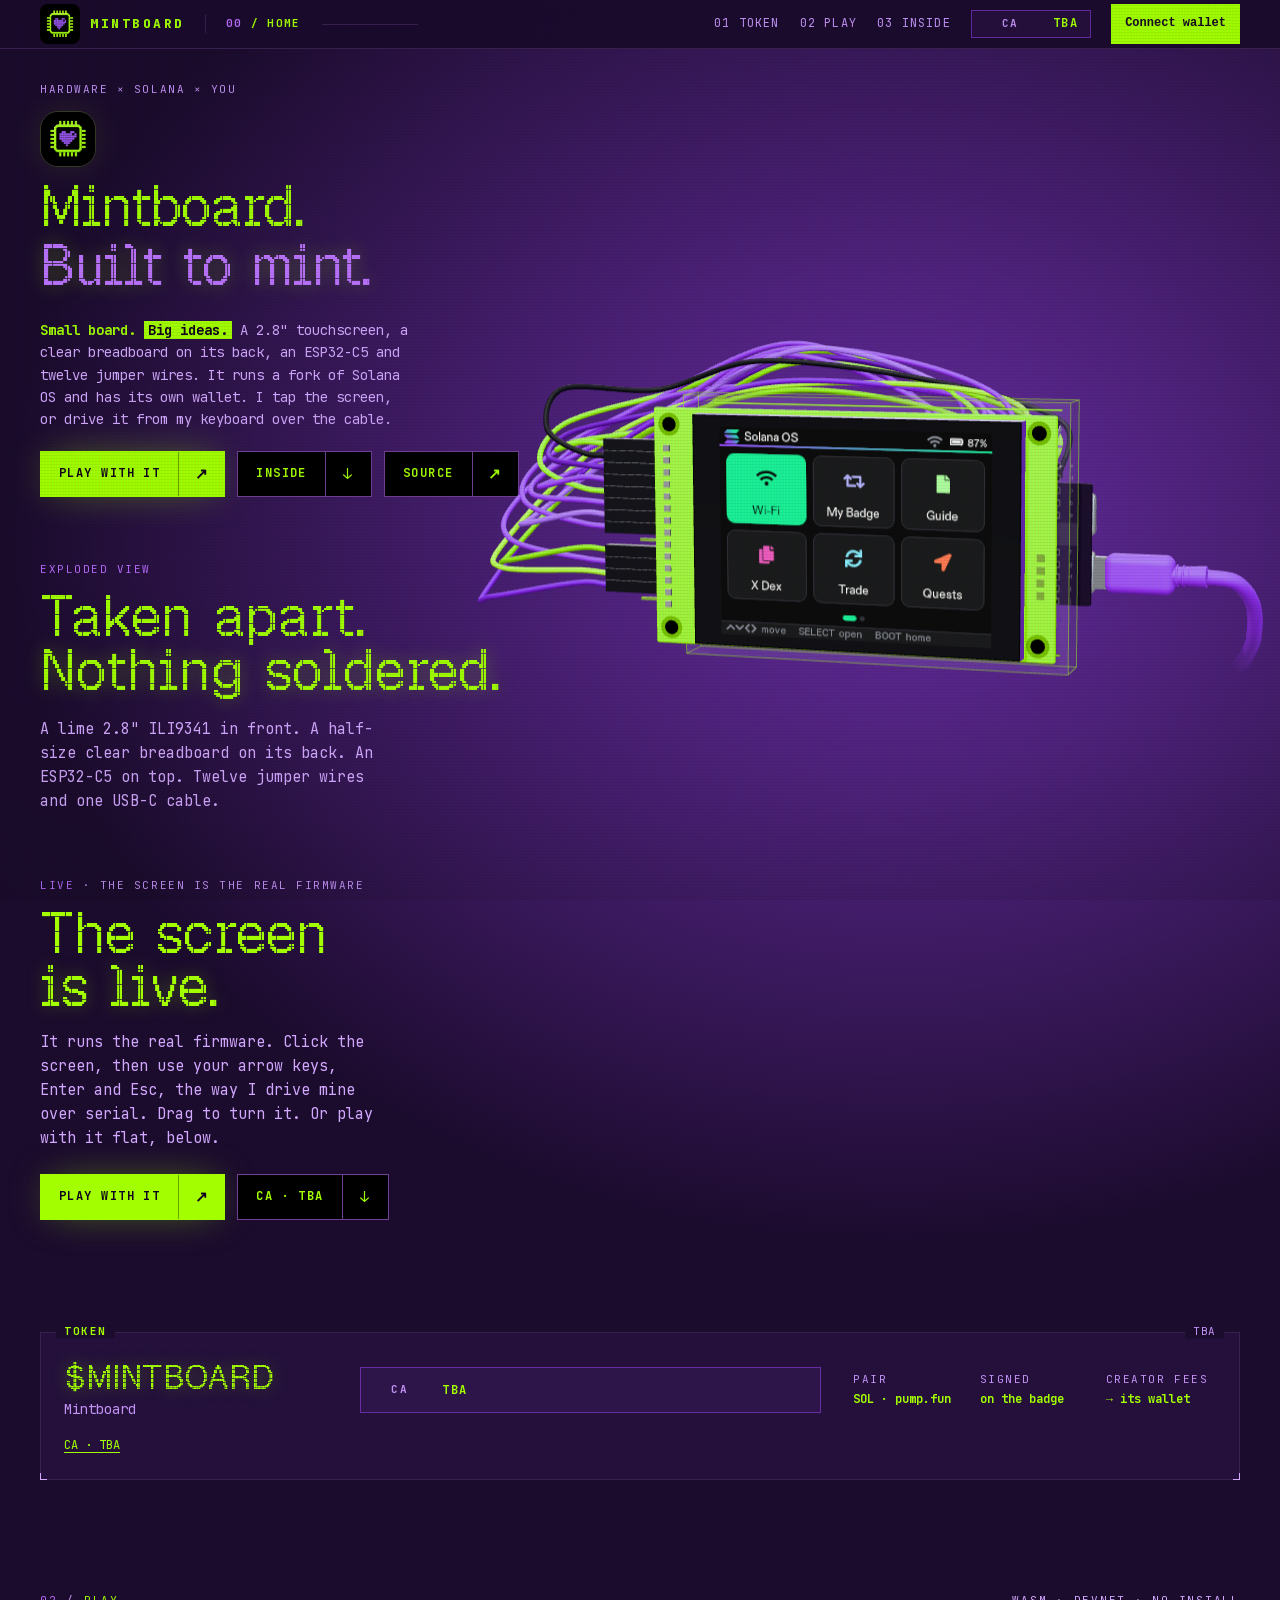
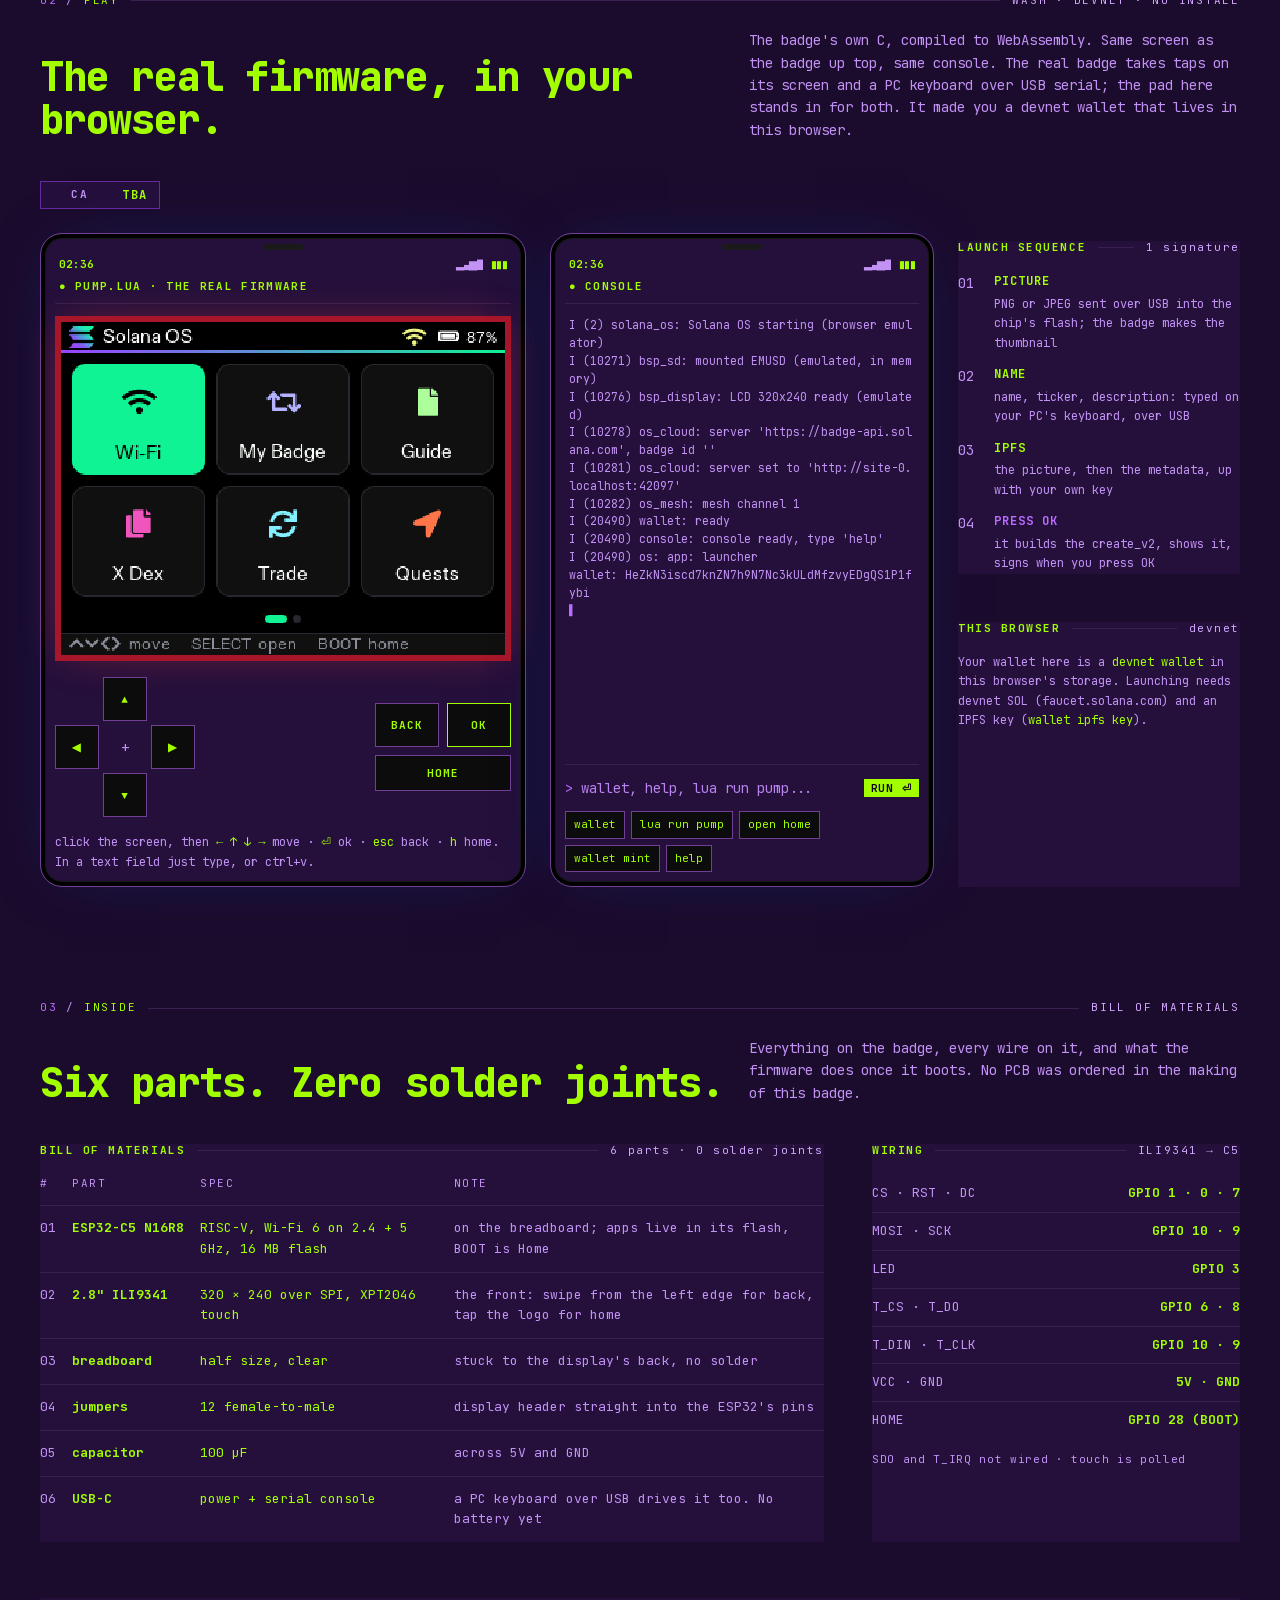
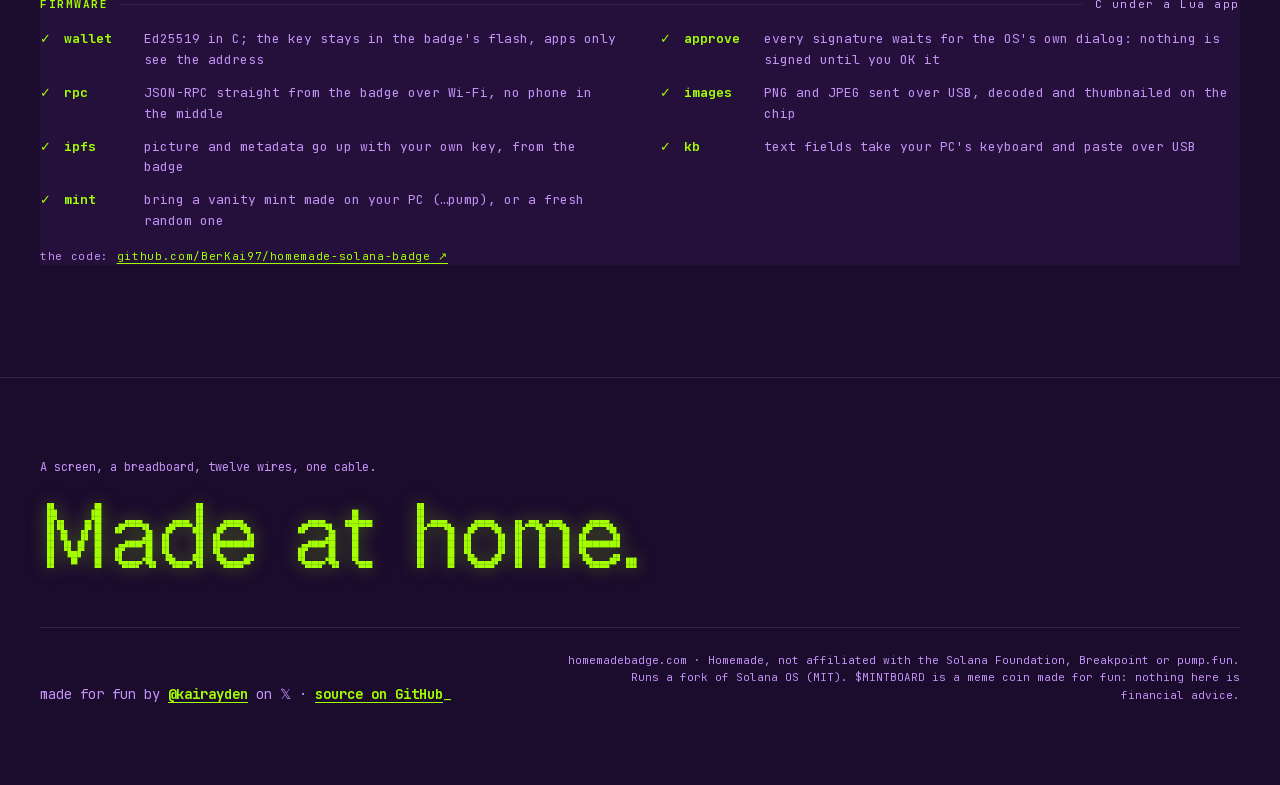
<file: index.html>
<!DOCTYPE html><html data-dpl-id="dpl_Mintboard_tba_v3_20261117" lang="en" class="jetbrains_mono_39ed8818-module__crZsHG__variable geist_pixel_ee23c507-module__r-F5iW__variable"><head><meta charSet="utf-8"/><meta name="viewport" content="width=device-width, initial-scale=1, viewport-fit=cover"/><link rel="preload" href="./_next/static/media/051742360c26797e-s.p.1wmoa0e_blxrz.woff2?dpl=dpl_Mintboard_tba_v3_20261117" as="font" crossorigin="" type="font/woff2"/><link rel="preload" href="./_next/static/media/61a58143c2e45268.p.14th7iya-pf29.woff2?dpl=dpl_Mintboard_tba_v3_20261117" as="font" crossorigin="" type="font/woff2"/><link rel="stylesheet" href="./_next/static/chunks/mintboard-theme-model-v2.css?dpl=dpl_Mintboard_tba_v3_20261117" data-precedence="next"/><link rel="preload" as="script" fetchPriority="low" href="./_next/static/chunks/0hk1q95nku75f.js?dpl=dpl_Mintboard_tba_v3_20261117"/><script src="./_next/static/chunks/13j278kkyyg0r.js?dpl=dpl_Mintboard_tba_v3_20261117" async=""></script><script src="./_next/static/chunks/08ze1lqk82gu5.js?dpl=dpl_Mintboard_tba_v3_20261117" async=""></script><script src="./_next/static/chunks/turbopack-07graka23mksq.js?dpl=dpl_Mintboard_tba_v3_20261117" async=""></script><script src="./_next/static/chunks/2q0p-cwe362xn.js?dpl=dpl_Mintboard_tba_v3_20261117" async="" crossorigin=""></script><script src="./_next/static/chunks/mintboard-ui-model-tba-v3.js?dpl=dpl_Mintboard_tba_v3_20261117" async="" crossorigin=""></script><script src="./_next/static/chunks/3ll42kkohb-3t.js?dpl=dpl_Mintboard_tba_v3_20261117" async="" crossorigin=""></script><meta name="next-size-adjust" content=""/><meta name="theme-color" content="#000000"/><meta name="color-scheme" content="dark"/><title>Mintboard · Built to mint.</title><meta name="description" content="Mintboard brings Solana to a compact board: a 2.8&quot; screen, a clear breadboard, an ESP32-C5 and its own wallet. It launches a pump.fun coin from its own screen. Try the real firmware in your browser."/><meta name="application-name" content="Mintboard"/><meta property="og:title" content="Mintboard · Built to mint."/><meta property="og:description" content="Mintboard brings Solana to a compact board: a 2.8&quot; screen, a clear breadboard, an ESP32-C5 and its own wallet. It launches a pump.fun coin from its own screen. Try the real firmware in your browser."/><meta property="og:url" content="https://ghostxrun.github.io/Mintboard/"/><meta property="og:site_name" content="Mintboard"/><meta property="og:image" content="https://ghostxrun.github.io/Mintboard/mintboard-logo.png"/><meta property="og:image:type" content="image/png"/><meta property="og:image:width" content="1254"/><meta property="og:image:height" content="1254"/><meta property="og:image:alt" content="Mintboard: a lime chip with a purple pixel heart."/><meta property="og:type" content="website"/><meta name="twitter:card" content="summary_large_image"/><meta name="twitter:creator" content="@kairayden"/><meta name="twitter:title" content="Mintboard · Built to mint."/><meta name="twitter:description" content="Mintboard brings Solana to a compact board: a 2.8&quot; screen, a clear breadboard, an ESP32-C5 and its own wallet. It launches a pump.fun coin from its own screen. Try the real firmware in your browser."/><meta name="twitter:image" content="https://ghostxrun.github.io/Mintboard/mintboard-logo.png"/><meta name="twitter:image:alt" content="Mintboard: a lime chip with a purple pixel heart."/><meta name="twitter:image:type" content="image/png"/><meta name="twitter:image:width" content="1254"/><meta name="twitter:image:height" content="1254"/><link rel="icon" href="./mintboard-logo.png?v=mintboard-1" sizes="any" type="image/png"/><link rel="icon" href="./mintboard-logo.png?v=mintboard-1" sizes="16x16" type="image/png"/><link rel="icon" href="./mintboard-logo.png?v=mintboard-1" sizes="32x32" type="image/png"/><link rel="icon" href="./mintboard-logo.png?v=mintboard-1" sizes="48x48" type="image/png"/><link rel="apple-touch-icon" href="./mintboard-logo.png?v=mintboard-1" sizes="180x180" type="image/png"/><script>document.documentElement.setAttribute('data-js','')</script><script src="./_next/static/chunks/0c0hxoamwjsbw.js?dpl=dpl_Mintboard_tba_v3_20261117" noModule=""></script><script src="./mintboard-wallet-v1.js" defer></script><style>@media(max-width:639px){header.sticky>.wrap{gap:10px}header.sticky nav{gap:8px}}</style></head><body class="min-h-screen antialiased"><div hidden=""><!--$--><!--/$--></div><header class="sticky top-0 z-40 border-b border-line bg-black/85 pt-[env(safe-area-inset-top)] backdrop-blur-md"><div class="wrap flex h-12 items-center gap-5"><a href="#top" class="rgb-hover flex shrink-0 items-center gap-2.5 font-extrabold tracking-[0.18em]"><img src="./mintboard-logo.png" alt="" width="40" height="40" class="mintboard-nav-logo"/><span class="text-[13px] whitespace-nowrap">MINTBOARD</span></a><div class="hidden items-center gap-3 border-l border-line pl-5 sm:flex"><span class="w-[84px] text-[11px] font-bold tracking-[0.12em] whitespace-nowrap"><span class="text-acc2">00</span> / HOME</span><span class="relative h-px w-16 bg-line lg:w-24" aria-hidden="true"><span class="absolute inset-0 origin-left bg-acc" style="transform:scaleX(0)"></span></span></div><p class="hidden min-w-0 truncate text-[11px] tracking-[0.08em] text-dim2 2xl:block">esp32-c5 · ili9341 · solana os fork · $<!-- -->MINTBOARD<!-- --> ·<!-- --> <!-- -->CA TBA</p><nav class="ml-auto flex min-w-0 items-center gap-5 text-[12px]"><a href="#token" class="rgb-hover hidden tracking-[0.1em] text-dim uppercase hover:text-acc md:inline"><span class="text-dim2">01</span> <!-- -->token</a><a href="#play" class="rgb-hover hidden tracking-[0.1em] text-dim uppercase hover:text-acc md:inline"><span class="text-dim2">02</span> <!-- -->play</a><a href="#inside" class="rgb-hover hidden tracking-[0.1em] text-dim uppercase hover:text-acc md:inline"><span class="text-dim2">03</span> <!-- -->inside</a><div class="mintboard-ca cta h-7 text-[12px]" aria-label="Contract address: TBA"><span class="label">CA</span><span class="text-acc font-bold">TBA</span></div><mintboard-wallet></mintboard-wallet></nav></div></header><main><section id="top" data-section="00 / HOME" class="story"><div class="story-stage"><div class="absolute inset-0 mintboard-model-layer" data-emu="true"></div><div class="hud-layer pointer-events-none absolute inset-0" aria-hidden="true"><div class="hud-pt"><i class="hud-sq"></i><svg class="hud-lead" width="1" height="1"><line x1="0" y1="0" x2="-30" y2="-36"></line></svg><div class="hud-lab" data-left="1" style="left:-30px;top:-36px">ILI9341 · 320×240</div></div><div class="hud-pt"><i class="hud-sq"></i><svg class="hud-lead" width="1" height="1"><line x1="0" y1="0" x2="46" y2="-56"></line></svg><div class="hud-lab" style="left:46px;top:-56px">ESP32-C5</div></div><div class="hud-pt"><i class="hud-sq"></i><svg class="hud-lead" width="1" height="1"><line x1="0" y1="0" x2="-44" y2="56"></line></svg><div class="hud-lab" data-left="1" style="left:-44px;top:56px">BOOT = HOME</div></div><div class="hud-pt"><i class="hud-sq"></i><svg class="hud-lead" width="1" height="1"><line x1="0" y1="0" x2="-40" y2="-60"></line></svg><div class="hud-lab" data-left="1" style="left:-40px;top:-60px">USB-C · POWER</div></div><div class="hud-pt" data-minor="1"><i class="hud-sq"></i><svg class="hud-lead" width="1" height="1"><line x1="0" y1="0" x2="-40" y2="56"></line></svg><div class="hud-lab" data-left="1" style="left:-40px;top:56px">CLEAR BREADBOARD</div></div><div class="hud-pt"><i class="hud-sq"></i><svg class="hud-lead" width="1" height="1"><line x1="0" y1="0" x2="-24" y2="-54"></line></svg><div class="hud-lab" data-left="1" style="left:-24px;top:-54px">ILI9341 · 2.8&quot; · SPI</div></div><div class="hud-pt"><i class="hud-sq"></i><svg class="hud-lead" width="1" height="1"><line x1="0" y1="0" x2="-30" y2="62"></line></svg><div class="hud-lab" data-left="1" style="left:-30px;top:62px">CLEAR BREADBOARD · NO SOLDER</div></div><div class="hud-pt"><i class="hud-sq"></i><svg class="hud-lead" width="1" height="1"><line x1="0" y1="0" x2="26" y2="74"></line></svg><div class="hud-lab" style="left:26px;top:74px">ESP32-C5 · RISC-V</div></div><div class="hud-pt" data-minor="1"><i class="hud-sq"></i><svg class="hud-lead" width="1" height="1"><line x1="0" y1="0" x2="44" y2="-34"></line></svg><div class="hud-lab" style="left:44px;top:-34px">USB-C · POWER + SERIAL</div></div><div class="hud-pt"><i class="hud-sq"></i><svg class="hud-lead" width="1" height="1"><line x1="0" y1="0" x2="30" y2="-56"></line></svg><div class="hud-lab" style="left:30px;top:-56px">12 JUMPERS</div></div></div><div class="beat beat-home" data-from="-1" data-to="0.32"><p class="label">HARDWARE × SOLANA × YOU</p><h1 class="font-pixel mt-3 text-[clamp(44px,6.4vw,104px)] leading-[0.92] tracking-[-0.02em]"><img src="./mintboard-logo.png" alt="Mintboard" width="88" height="88" class="mintboard-hero-logo"/><span class="glitch block" data-text="Mintboard." data-glitch-auto="true">Mintboard.</span><span class="glitch glow block text-acc sm:pl-[1.6em]" data-text="Built to mint." data-glitch-auto="true">Built to mint.</span></h1><div class="mt-6 flex flex-col gap-5 sm:flex-row sm:items-end sm:justify-between"><p class="max-w-[46ch] text-dim"><span class="font-bold text-fg">Small board. <span class="bg-acc px-1 text-black">Big ideas.</span></span> <!-- -->A 2.8&quot; touchscreen, a clear breadboard on its back, an ESP32-C5 and twelve jumper wires. It runs a fork of Solana OS and has its own wallet. I tap the screen, or drive it from my keyboard over the cable.</p><div class="pointer-events-auto flex flex-wrap gap-3"><a href="#play" class="cta cta-pri"><span>Play with it</span><span class="cta-ar">↗</span></a><a href="#inside" class="cta"><span>Inside</span><span class="cta-ar">↓</span></a><a href="https://github.com/BerKai97/homemade-solana-badge" target="_blank" rel="noreferrer" class="cta"><span>Source</span><span class="cta-ar">↗</span></a></div></div></div><div class="beat beat-side" data-from="0.34" data-to="0.6799999999999999"><p class="label"><span class="text-acc2">exploded view</span></p><h2 class="font-pixel mt-3 text-[clamp(36px,4.4vw,72px)] leading-[0.95]"><span class="glitch block" data-text="Taken apart.">Taken apart.</span><span class="glitch block text-acc glow" data-text="Nothing soldered.">Nothing soldered.</span></h2><p class="mt-5 max-w-[38ch] text-dim">A lime 2.8&quot; ILI9341 in front. A half-size clear breadboard on its back. An ESP32-C5 on top. Twelve jumper wires and one USB-C cable.</p></div><div class="beat beat-free" data-from="0.7" data-to="2"><p class="label"><span class="text-acc2">live</span> · the screen is the real firmware</p><h2 class="font-pixel mt-3 text-[clamp(36px,4.4vw,72px)] leading-[0.95]"><span class="glitch block" data-text="The screen">The screen</span><span class="glitch block text-acc glow" data-text="is live.">is live.</span></h2><p class="mt-4 max-w-[38ch] text-dim">It runs the real firmware. Click the screen, then use your arrow keys, Enter and Esc, the way I drive mine over serial. Drag to turn it. Or play with it flat, below.</p><div class="pointer-events-auto mt-6 flex flex-wrap gap-3"><a href="#play" class="cta cta-pri"><span>Play with it</span><span class="cta-ar">↗</span></a><a href="#token" class="cta"><span>CA · TBA</span><span class="cta-ar">↓</span></a></div></div><div class="beat beat-views" data-from="0.7" data-to="2"><div class="seg pointer-events-auto" role="group" aria-label="View"><button type="button" aria-pressed="true" class="uppercase">front</button><button type="button" aria-pressed="false" class="uppercase">back</button><button type="button" aria-pressed="false" class="uppercase">side</button><button type="button" aria-pressed="false" class="uppercase">explode<span class="ml-1.5 hidden opacity-60 sm:inline">E</span></button></div></div><div class="beat pill-wrap pill-right" data-from="-1" data-to="0.6799999999999999"><button type="button" class="pill pointer-events-auto">Skip the story <span class="text-acc">↓</span></button></div></div></section><div id="token" data-section="01 / TOKEN" class="wrap scroll-mt-24 pt-16 sm:pt-20"><section data-reveal="true" class="box "><h3 class="box-t" data-scramble="true">TOKEN</h3><span class="box-n">TBA</span><div class="grid items-center gap-5 lg:grid-cols-12 lg:gap-8"><div class="flex flex-wrap items-baseline gap-x-3 gap-y-1 lg:col-span-3"><span class="font-pixel glow text-[28px] leading-none text-acc sm:text-[34px] lg:max-xl:text-[28px]">$<!-- -->MINTBOARD</span><span class="text-dim">Mintboard</span></div><div class="min-w-0 lg:col-span-5"><div class="mintboard-ca cta h-[46px] w-full" aria-label="Contract address: TBA"><span class="label">CA</span><span class="text-acc font-bold">TBA</span></div></div><dl class="grid grid-cols-3 gap-4 lg:col-span-4"><div><dt class="label">pair</dt><dd class="mt-0.5 text-[12px] font-bold">SOL · pump.fun</dd></div><div><dt class="label">signed</dt><dd class="mt-0.5 text-[12px] font-bold">on the badge</dd></div><div><dt class="label">creator fees</dt><dd class="mt-0.5 text-[12px] font-bold">→ its wallet</dd></div></dl></div><a href="#token" target="_blank" rel="noreferrer" class="link mt-4 inline-block text-[12px]">CA · TBA</a></section></div><section id="play" data-section="02 / PLAY" class="wrap pt-20 sm:pt-28"><header class="mb-8 sm:mb-10"><div class="sec-rule rv"><span><span class="text-acc2">02</span> <span class="text-dim2">/</span> <span class="text-fg" data-scramble="true">PLAY</span></span><i></i><span class="hidden sm:inline">wasm · devnet · no install</span></div><div class="mt-5 grid gap-4 lg:grid-cols-12 lg:items-end"><h2 class="glitch glitch-hover rv text-[28px] leading-[1.08] font-extrabold tracking-[-0.03em] sm:text-[40px] lg:col-span-7" data-text="The real firmware, in your browser." style="--d:.08s">The real firmware, in your browser.</h2><div class="rv max-w-xl text-dim lg:col-span-5 lg:justify-self-end" style="--d:.16s">The badge&#x27;s own C, compiled to WebAssembly. Same screen as the badge up top, same console. The real badge takes taps on its screen and a PC keyboard over USB serial; the pad here stands in for both. It made you a devnet wallet that lives in this browser.</div></div></header><div class="mb-6 flex"><div class="mintboard-ca cta h-7 text-[12px]" aria-label="Contract address: TBA"><span class="label">CA</span><span class="text-acc font-bold">TBA</span></div></div><div class="grid grid-cols-1 gap-6 lg:grid-cols-12"><div class="device rv flex flex-col lg:col-span-5"><div class="mx-auto mb-1.5 h-1.5 w-10 rounded-full bg-[#1a1a1a]"></div><div class="flex items-center justify-between px-1 text-[11px] font-bold"><span>--:--</span><span class="flex items-center gap-2 text-[10px] tracking-tighter"><span class="text-dim">▂▄▆█</span><span class="text-grn">▮▮▮</span></span></div><div class="mb-3 flex items-center gap-2 border-b border-line px-1 pt-1 pb-2 text-[11px] font-bold tracking-[0.12em] uppercase"><span class="text-grn">●</span> <!-- -->pump.lua · the real firmware</div><div data-emu="true" class="flex flex-col gap-4"><div class="border-[6px] border-[#a8162a] bg-black shadow-[0_0_40px_-12px_rgba(255,59,59,0.45)]"><div class="aspect-[4/3]"></div></div><div class="flex items-center justify-between gap-3"><div class="grid grid-cols-3 grid-rows-3 gap-1"><span></span><button type="button" aria-label="up" class="key text-[11px] tracking-[0.1em] h-11 w-11">▲</button><span></span><button type="button" aria-label="left" class="key text-[11px] tracking-[0.1em] h-11 w-11">◀</button><span class="grid place-items-center text-dim2">+</span><button type="button" aria-label="right" class="key text-[11px] tracking-[0.1em] h-11 w-11">▶</button><span></span><button type="button" aria-label="down" class="key text-[11px] tracking-[0.1em] h-11 w-11">▼</button><span></span></div><div class="flex flex-col items-end gap-2"><div class="flex gap-2"><button type="button" aria-label="back" class="key text-[11px] tracking-[0.1em] h-11 w-16">BACK</button><button type="button" aria-label="select" class="key text-[11px] tracking-[0.1em] h-11 w-16 !border-grn !text-grn">OK</button></div><button type="button" aria-label="home" class="key text-[11px] tracking-[0.1em] h-9 w-[8.5rem]">HOME</button></div></div><p class="text-[12px] leading-relaxed text-dim">click the screen, then <span class="text-fg">← ↑ ↓ →</span> move · <span class="text-fg">⏎</span> ok ·<!-- --> <span class="text-fg">esc</span> back · <span class="text-fg">h</span> home. In a text field just type, or ctrl+v.</p></div></div><div class="device rv flex flex-col lg:col-span-4"><div class="mx-auto mb-1.5 h-1.5 w-10 rounded-full bg-[#1a1a1a]"></div><div class="flex items-center justify-between px-1 text-[11px] font-bold"><span>--:--</span><span class="flex items-center gap-2 text-[10px] tracking-tighter"><span class="text-dim">▂▄▆█</span><span class="text-grn">▮▮▮</span></span></div><div class="mb-3 flex items-center gap-2 border-b border-line px-1 pt-1 pb-2 text-[11px] font-bold tracking-[0.12em] uppercase"><span class="text-acc">●</span> <!-- -->console</div><div class="h-[340px] overflow-auto px-1 text-[11.5px] leading-[1.55] break-all whitespace-pre-wrap lg:h-auto lg:flex-1 lg:basis-0"><span class="blink text-acc2">▌</span></div><form class="mt-3 flex items-center gap-2 border-t border-line pt-3"><span class="text-acc2">&gt;</span><input placeholder="wallet, help, lua run pump..." aria-label="Console line" autoComplete="off" spellCheck="false" class="min-w-0 flex-1 bg-transparent text-fg outline-none placeholder:text-dim2" value=""/><button class="tag bg-acc">RUN ⏎</button></form><div class="mt-3 flex flex-wrap gap-1.5"><button type="button" class="key px-2 py-1 text-[11px] font-normal">wallet</button><button type="button" class="key px-2 py-1 text-[11px] font-normal">lua run pump</button><button type="button" class="key px-2 py-1 text-[11px] font-normal">open home</button><button type="button" class="key px-2 py-1 text-[11px] font-normal">wallet mint</button><button type="button" class="key px-2 py-1 text-[11px] font-normal">help</button></div></div><div class="flex min-w-0 flex-col gap-12 lg:col-span-3 lg:pt-2"><section data-reveal="true" class="panel "><div class="panel-h"><h3 data-scramble="true">LAUNCH SEQUENCE</h3><i></i><span>1 signature</span></div><ol class="flex flex-col gap-3"><li class="grid grid-cols-[1.75rem_1fr] gap-x-2"><span class="text-dim2">01</span><span class="font-bold uppercase tracking-[0.08em] text-[12px] text-acc">picture</span><span></span><span class="text-[12px] leading-relaxed text-dim">PNG or JPEG sent over USB into the chip&#x27;s flash; the badge makes the thumbnail</span></li><li class="grid grid-cols-[1.75rem_1fr] gap-x-2"><span class="text-dim2">02</span><span class="font-bold uppercase tracking-[0.08em] text-[12px] text-acc">name</span><span></span><span class="text-[12px] leading-relaxed text-dim">name, ticker, description: typed on your PC&#x27;s keyboard, over USB</span></li><li class="grid grid-cols-[1.75rem_1fr] gap-x-2"><span class="text-dim2">03</span><span class="font-bold uppercase tracking-[0.08em] text-[12px] text-acc">ipfs</span><span></span><span class="text-[12px] leading-relaxed text-dim">the picture, then the metadata, up with your own key</span></li><li class="grid grid-cols-[1.75rem_1fr] gap-x-2"><span class="text-dim2">04</span><span class="font-bold uppercase tracking-[0.08em] text-[12px] text-acc2">press ok</span><span></span><span class="text-[12px] leading-relaxed text-dim">it builds the create_v2, shows it, signs when you press OK</span></li></ol></section><section data-reveal="true" class="panel flex-1"><div class="panel-h"><h3 data-scramble="true">THIS BROWSER</h3><i></i><span>devnet</span></div><p class="text-[12px] leading-relaxed text-dim">Your wallet here is a <span class="text-fg">devnet wallet</span> in this browser&#x27;s storage. Launching needs devnet SOL (faucet.solana.com) and an IPFS key (<span class="text-acc">wallet ipfs key</span>).</p></section></div></div></section><section id="inside" data-section="03 / INSIDE" class="wrap py-20 sm:py-28"><header class="mb-8 sm:mb-10"><div class="sec-rule rv"><span><span class="text-acc2">03</span> <span class="text-dim2">/</span> <span class="text-fg" data-scramble="true">INSIDE</span></span><i></i><span class="hidden sm:inline">bill of materials</span></div><div class="mt-5 grid gap-4 lg:grid-cols-12 lg:items-end"><h2 class="glitch glitch-hover rv text-[28px] leading-[1.08] font-extrabold tracking-[-0.03em] sm:text-[40px] lg:col-span-7" data-text="Six parts. Zero solder joints." style="--d:.08s">Six parts. Zero solder joints.</h2><div class="rv max-w-xl text-dim lg:col-span-5 lg:justify-self-end" style="--d:.16s">Everything on the badge, every wire on it, and what the firmware does once it boots. No PCB was ordered in the making of this badge.</div></div></header><div class="grid grid-cols-1 gap-x-12 gap-y-14 lg:grid-cols-12"><section data-reveal="true" class="panel lg:col-span-8"><div class="panel-h"><h3 data-scramble="true">BILL OF MATERIALS</h3><i></i><span>6 parts · 0 solder joints</span></div><ol class="flex flex-col sm:hidden"><li class="border-t border-line py-3 first:border-0 first:pt-0"><p class="flex gap-3"><span class="text-dim2">01</span><span class="font-bold text-acc">ESP32-C5 N16R8</span></p><p class="mt-1 pl-8 text-[13px]">RISC-V, Wi-Fi 6 on 2.4 + 5 GHz, 16 MB flash</p><p class="pl-8 text-[13px] text-dim">on the breadboard; apps live in its flash, BOOT is Home</p></li><li class="border-t border-line py-3 first:border-0 first:pt-0"><p class="flex gap-3"><span class="text-dim2">02</span><span class="font-bold text-acc">2.8&quot; ILI9341</span></p><p class="mt-1 pl-8 text-[13px]">320 × 240 over SPI, XPT2046 touch</p><p class="pl-8 text-[13px] text-dim">the front: swipe from the left edge for back, tap the logo for home</p></li><li class="border-t border-line py-3 first:border-0 first:pt-0"><p class="flex gap-3"><span class="text-dim2">03</span><span class="font-bold text-acc">breadboard</span></p><p class="mt-1 pl-8 text-[13px]">half size, clear</p><p class="pl-8 text-[13px] text-dim">stuck to the display&#x27;s back, no solder</p></li><li class="border-t border-line py-3 first:border-0 first:pt-0"><p class="flex gap-3"><span class="text-dim2">04</span><span class="font-bold text-acc">jumpers</span></p><p class="mt-1 pl-8 text-[13px]">12 female-to-male</p><p class="pl-8 text-[13px] text-dim">display header straight into the ESP32&#x27;s pins</p></li><li class="border-t border-line py-3 first:border-0 first:pt-0"><p class="flex gap-3"><span class="text-dim2">05</span><span class="font-bold text-acc">capacitor</span></p><p class="mt-1 pl-8 text-[13px]">100 µF</p><p class="pl-8 text-[13px] text-dim">across 5V and GND</p></li><li class="border-t border-line py-3 first:border-0 first:pt-0"><p class="flex gap-3"><span class="text-dim2">06</span><span class="font-bold text-acc">USB-C</span></p><p class="mt-1 pl-8 text-[13px]">power + serial console</p><p class="pl-8 text-[13px] text-dim">a PC keyboard over USB drives it too. No battery yet</p></li></ol><div class="hidden sm:block"><table class="w-full text-left text-[13px]"><thead><tr class="label"><th class="pb-3 font-normal">#</th><th class="pb-3 font-normal">part</th><th class="pb-3 font-normal">spec</th><th class="pb-3 font-normal">note</th></tr></thead><tbody><tr class="border-t border-line"><td class="py-3 pr-4 align-top text-dim2">01</td><td class="py-3 pr-4 align-top font-bold whitespace-nowrap text-acc">ESP32-C5 N16R8</td><td class="py-3 pr-4 align-top">RISC-V, Wi-Fi 6 on 2.4 + 5 GHz, 16 MB flash</td><td class="py-3 align-top text-dim">on the breadboard; apps live in its flash, BOOT is Home</td></tr><tr class="border-t border-line"><td class="py-3 pr-4 align-top text-dim2">02</td><td class="py-3 pr-4 align-top font-bold whitespace-nowrap text-acc">2.8&quot; ILI9341</td><td class="py-3 pr-4 align-top">320 × 240 over SPI, XPT2046 touch</td><td class="py-3 align-top text-dim">the front: swipe from the left edge for back, tap the logo for home</td></tr><tr class="border-t border-line"><td class="py-3 pr-4 align-top text-dim2">03</td><td class="py-3 pr-4 align-top font-bold whitespace-nowrap text-acc">breadboard</td><td class="py-3 pr-4 align-top">half size, clear</td><td class="py-3 align-top text-dim">stuck to the display&#x27;s back, no solder</td></tr><tr class="border-t border-line"><td class="py-3 pr-4 align-top text-dim2">04</td><td class="py-3 pr-4 align-top font-bold whitespace-nowrap text-acc">jumpers</td><td class="py-3 pr-4 align-top">12 female-to-male</td><td class="py-3 align-top text-dim">display header straight into the ESP32&#x27;s pins</td></tr><tr class="border-t border-line"><td class="py-3 pr-4 align-top text-dim2">05</td><td class="py-3 pr-4 align-top font-bold whitespace-nowrap text-acc">capacitor</td><td class="py-3 pr-4 align-top">100 µF</td><td class="py-3 align-top text-dim">across 5V and GND</td></tr><tr class="border-t border-line"><td class="py-3 pr-4 align-top text-dim2">06</td><td class="py-3 pr-4 align-top font-bold whitespace-nowrap text-acc">USB-C</td><td class="py-3 pr-4 align-top">power + serial console</td><td class="py-3 align-top text-dim">a PC keyboard over USB drives it too. No battery yet</td></tr></tbody></table></div></section><section data-reveal="true" class="panel lg:col-span-4"><div class="panel-h"><h3 data-scramble="true">WIRING</h3><i></i><span>ILI9341 → C5</span></div><table class="w-full text-[13px]"><tbody><tr class="border-b border-line last:border-0"><td class="py-2 text-dim">CS · RST · DC</td><td class="py-2 text-right font-bold text-acc">GPIO 1 · 0 · 7</td></tr><tr class="border-b border-line last:border-0"><td class="py-2 text-dim">MOSI · SCK</td><td class="py-2 text-right font-bold text-acc">GPIO 10 · 9</td></tr><tr class="border-b border-line last:border-0"><td class="py-2 text-dim">LED</td><td class="py-2 text-right font-bold text-acc">GPIO 3</td></tr><tr class="border-b border-line last:border-0"><td class="py-2 text-dim">T_CS · T_DO</td><td class="py-2 text-right font-bold text-acc">GPIO 6 · 8</td></tr><tr class="border-b border-line last:border-0"><td class="py-2 text-dim">T_DIN · T_CLK</td><td class="py-2 text-right font-bold text-acc">GPIO 10 · 9</td></tr><tr class="border-b border-line last:border-0"><td class="py-2 text-dim">VCC · GND</td><td class="py-2 text-right font-bold text-acc">5V · GND</td></tr><tr class="border-b border-line last:border-0"><td class="py-2 text-dim">HOME</td><td class="py-2 text-right font-bold text-acc">GPIO 28 (BOOT)</td></tr></tbody></table><p class="mt-3 text-[11px] tracking-[0.06em] text-dim2">SDO and T_IRQ not wired · touch is polled</p></section><section data-reveal="true" class="panel lg:col-span-12"><div class="panel-h"><h3 data-scramble="true">FIRMWARE</h3><i></i><span>C under a Lua app</span></div><ul class="grid gap-x-10 gap-y-3 md:grid-cols-2"><li class="grid grid-cols-[1rem_4.5rem_1fr] gap-2 text-[13px]"><span class="text-grn">✓</span><span class="font-bold text-acc">wallet</span><span class="text-dim">Ed25519 in C; the key stays in the badge&#x27;s flash, apps only see the address</span></li><li class="grid grid-cols-[1rem_4.5rem_1fr] gap-2 text-[13px]"><span class="text-grn">✓</span><span class="font-bold text-acc">approve</span><span class="text-dim">every signature waits for the OS&#x27;s own dialog: nothing is signed until you OK it</span></li><li class="grid grid-cols-[1rem_4.5rem_1fr] gap-2 text-[13px]"><span class="text-grn">✓</span><span class="font-bold text-acc">rpc</span><span class="text-dim">JSON-RPC straight from the badge over Wi-Fi, no phone in the middle</span></li><li class="grid grid-cols-[1rem_4.5rem_1fr] gap-2 text-[13px]"><span class="text-grn">✓</span><span class="font-bold text-acc">images</span><span class="text-dim">PNG and JPEG sent over USB, decoded and thumbnailed on the chip</span></li><li class="grid grid-cols-[1rem_4.5rem_1fr] gap-2 text-[13px]"><span class="text-grn">✓</span><span class="font-bold text-acc">ipfs</span><span class="text-dim">picture and metadata go up with your own key, from the badge</span></li><li class="grid grid-cols-[1rem_4.5rem_1fr] gap-2 text-[13px]"><span class="text-grn">✓</span><span class="font-bold text-acc">kb</span><span class="text-dim">text fields take your PC&#x27;s keyboard and paste over USB</span></li><li class="grid grid-cols-[1rem_4.5rem_1fr] gap-2 text-[13px]"><span class="text-grn">✓</span><span class="font-bold text-acc">mint</span><span class="text-dim">bring a vanity mint made on your PC (…pump), or a fresh random one</span></li></ul><p class="mt-4 text-[11px] tracking-[0.06em] text-dim2">the code:<!-- --> <a href="https://github.com/BerKai97/homemade-solana-badge" target="_blank" rel="noreferrer" class="link">github.com/BerKai97/homemade-solana-badge<!-- --> ↗</a></p></section></div></section></main><footer class="border-t border-line"><div class="wrap py-16 sm:py-20"><p class="rv text-[12px] text-dim">A screen, a breadboard, twelve wires, one cable.</p><p class="glitch glitch-hover rv font-pixel mt-4 text-[clamp(36px,7vw,96px)] leading-[0.95] text-acc glow" data-text="Made at home.">Made at home.</p><div class="mt-12 flex flex-col gap-6 border-t border-line pt-6 sm:flex-row sm:items-end sm:justify-between"><p><span class="text-dim">made for fun by </span><a href="https://x.com/kairayden" target="_blank" rel="noreferrer" class="link font-bold">@<!-- -->kairayden</a><span class="text-dim"> on 𝕏 · </span><a href="https://github.com/BerKai97/homemade-solana-badge" target="_blank" rel="noreferrer" class="link font-bold">source on GitHub</a><span class="blink text-acc">_</span></p><p class="max-w-2xl text-[11px] leading-relaxed text-dim2 sm:text-right">homemadebadge.com · Homemade, not affiliated with the Solana Foundation, Breakpoint or pump.fun. Runs a fork of Solana OS (MIT). $<!-- -->MINTBOARD<!-- --> is a meme coin made for fun: nothing here is financial advice.</p></div></div></footer><!--$--><!--/$--><div class="tft" aria-hidden="true"><div class="tft-mask"></div><div class="tft-vig"></div><div class="tft-flick"></div></div><script src="./_next/static/chunks/0hk1q95nku75f.js?dpl=dpl_Mintboard_tba_v3_20261117" id="_R_" async=""></script><script>(self.__next_f=self.__next_f||[]).push([0])</script><script>self.__next_f.push([1,"1:\"$Sreact.fragment\"\n2:I[92987,[\"./_next/static/chunks/2q0p-cwe362xn.js?dpl=dpl_Mintboard_tba_v3_20261117\"],\"default\"]\n3:I[77003,[\"./_next/static/chunks/2q0p-cwe362xn.js?dpl=dpl_Mintboard_tba_v3_20261117\"],\"default\"]\n4:I[70196,[\"./_next/static/chunks/mintboard-ui-model-tba-v3.js?dpl=dpl_Mintboard_tba_v3_20261117\",\"./_next/static/chunks/3ll42kkohb-3t.js?dpl=dpl_Mintboard_tba_v3_20261117\"],\"EmuBoot\"]\n5:I[95737,[\"./_next/static/chunks/mintboard-ui-model-tba-v3.js?dpl=dpl_Mintboard_tba_v3_20261117\",\"./_next/static/chunks/3ll42kkohb-3t.js?dpl=dpl_Mintboard_tba_v3_20261117\"],\"Fx\"]\n6:I[43133,[\"./_next/static/chunks/mintboard-ui-model-tba-v3.js?dpl=dpl_Mintboard_tba_v3_20261117\",\"./_next/static/chunks/3ll42kkohb-3t.js?dpl=dpl_Mintboard_tba_v3_20261117\"],\"StatusBar\"]\n7:I[32456,[\"./_next/static/chunks/mintboard-ui-model-tba-v3.js?dpl=dpl_Mintboard_tba_v3_20261117\",\"./_next/static/chunks/3ll42kkohb-3t.js?dpl=dpl_Mintboard_tba_v3_20261117\"],\"Story\"]\n8:I[74158,[\"./_next/static/chunks/mintboard-ui-model-tba-v3.js?dpl=dpl_Mintboard_tba_v3_20261117\",\"./_next/static/chunks/3ll42kkohb-3t.js?dpl=dpl_Mintboard_tba_v3_20261117\"],\"Ca\"]\n9:I[26017,[\"./_next/static/chunks/mintboard-ui-model-tba-v3.js?dpl=dpl_Mintboard_tba_v3_20261117\",\"./_next/static/chunks/3ll42kkohb-3t.js?dpl=dpl_Mintboard_tba_v3_20261117\"],\"EmulatorPanel\"]\n12:I[24326,[],\"default\",1]\n:HL[\"./_next/static/chunks/mintboard-theme-model-v2.css?dpl=dpl_Mintboard_tba_v3_20261117\",\"style\"]\n:HL[\"./_next/static/media/051742360c26797e-s.p.1wmoa0e_blxrz.woff2?dpl=dpl_Mintboard_tba_v3_20261117\",\"font\",{\"crossOrigin\":\"\",\"type\":\"font/woff2\"}]\n:HL[\"./_next/static/media/61a58143c2e45268.p.14th7iya-pf29.woff2?dpl=dpl_Mintboard_tba_v3_20261117\",\"font\",{\"crossOrigin\":\"\",\"type\":\"font/woff2\"}]\n"])</script><script>self.__next_f.push([1,"0:{\"P\":null,\"c\":[\"\",\"\"],\"q\":\"\",\"i\":false,\"f\":[[[\"\",{\"children\":[\"__PAGE__\",{},\"$undefined\",\"$undefined\",4608]},\"$undefined\",\"$undefined\",4624],[[\"$\",\"$1\",\"c\",{\"children\":[[[\"$\",\"link\",\"0\",{\"rel\":\"stylesheet\",\"href\":\"./_next/static/chunks/mintboard-theme-model-v2.css?dpl=dpl_Mintboard_tba_v3_20261117\",\"precedence\":\"next\",\"crossOrigin\":\"$undefined\",\"nonce\":\"$undefined\"}]],[\"$\",\"html\",null,{\"lang\":\"en\",\"className\":\"jetbrains_mono_39ed8818-module__crZsHG__variable geist_pixel_ee23c507-module__r-F5iW__variable\",\"suppressHydrationWarning\":true,\"children\":[[\"$\",\"head\",null,{\"children\":[\"$\",\"script\",null,{\"dangerouslySetInnerHTML\":{\"__html\":\"document.documentElement.setAttribute('data-js','')\"}}]}],[\"$\",\"body\",null,{\"className\":\"min-h-screen antialiased\",\"children\":[[\"$\",\"$L2\",null,{\"parallelRouterKey\":\"children\",\"error\":\"$undefined\",\"errorStyles\":\"$undefined\",\"errorScripts\":\"$undefined\",\"template\":[\"$\",\"$L3\",null,{}],\"templateStyles\":\"$undefined\",\"templateScripts\":\"$undefined\",\"notFound\":[[[\"$\",\"title\",null,{\"children\":\"404: This page could not be found.\"}],[\"$\",\"div\",null,{\"style\":{\"fontFamily\":\"system-ui,\\\"Segoe UI\\\",Roboto,Helvetica,Arial,sans-serif,\\\"Apple Color Emoji\\\",\\\"Segoe UI Emoji\\\"\",\"height\":\"100vh\",\"textAlign\":\"center\",\"display\":\"flex\",\"flexDirection\":\"column\",\"alignItems\":\"center\",\"justifyContent\":\"center\"},\"children\":[\"$\",\"div\",null,{\"children\":[[\"$\",\"style\",null,{\"dangerouslySetInnerHTML\":{\"__html\":\"body{color:#000;background:#fff;margin:0}.next-error-h1{border-right:1px solid rgba(0,0,0,.3)}@media (prefers-color-scheme:dark){body{color:#fff;background:#000}.next-error-h1{border-right:1px solid rgba(255,255,255,.3)}}\"}}],[\"$\",\"h1\",null,{\"className\":\"next-error-h1\",\"style\":{\"display\":\"inline-block\",\"margin\":\"0 20px 0 0\",\"padding\":\"0 23px 0 0\",\"fontSize\":24,\"fontWeight\":500,\"verticalAlign\":\"top\",\"lineHeight\":\"49px\"},\"children\":404}],[\"$\",\"div\",null,{\"style\":{\"display\":\"inline-block\"},\"children\":[\"$\",\"h2\",null,{\"style\":{\"fontSize\":14,\"fontWeight\":400,\"lineHeight\":\"49px\",\"margin\":0},\"children\":\"This page could not be found.\"}]}]]}]}]],[]],\"forbidden\":\"$undefined\",\"unauthorized\":\"$undefined\"}],[\"$\",\"div\",null,{\"className\":\"tft\",\"aria-hidden\":true,\"children\":[[\"$\",\"div\",null,{\"className\":\"tft-mask\"}],[\"$\",\"div\",null,{\"className\":\"tft-vig\"}],[\"$\",\"div\",null,{\"className\":\"tft-flick\"}]]}]]}]]}]]}],{\"children\":[[\"$\",\"$1\",\"c\",{\"children\":[[[\"$\",\"$L4\",null,{}],[\"$\",\"$L5\",null,{}],[\"$\",\"$L6\",null,{}],[\"$\",\"main\",null,{\"children\":[[\"$\",\"$L7\",null,{}],[\"$\",\"div\",null,{\"id\":\"token\",\"data-section\":\"01 / TOKEN\",\"className\":\"wrap scroll-mt-24 pt-16 sm:pt-20\",\"children\":[\"$\",\"section\",null,{\"id\":\"$undefined\",\"data-reveal\":true,\"className\":\"box \",\"children\":[[\"$\",\"h3\",null,{\"className\":\"box-t\",\"data-scramble\":true,\"children\":\"TOKEN\"}],[\"$\",\"span\",null,{\"className\":\"box-n\",\"children\":\"TBA\"}],[[\"$\",\"div\",null,{\"className\":\"grid items-center gap-5 lg:grid-cols-12 lg:gap-8\",\"children\":[[\"$\",\"div\",null,{\"className\":\"flex flex-wrap items-baseline gap-x-3 gap-y-1 lg:col-span-3\",\"children\":[[\"$\",\"span\",null,{\"className\":\"font-pixel glow text-[28px] leading-none text-acc sm:text-[34px] lg:max-xl:text-[28px]\",\"children\":[\"$$\",\"MINTBOARD\"]}],[\"$\",\"span\",null,{\"className\":\"text-dim\",\"children\":\"Mintboard\"}]]}],[\"$\",\"div\",null,{\"className\":\"min-w-0 lg:col-span-5\",\"children\":[\"$\",\"$L8\",null,{}]}],[\"$\",\"dl\",null,{\"className\":\"grid grid-cols-3 gap-4 lg:col-span-4\",\"children\":[[\"$\",\"div\",\"pair\",{\"children\":[[\"$\",\"dt\",null,{\"className\":\"label\",\"children\":\"pair\"}],[\"$\",\"dd\",null,{\"className\":\"mt-0.5 text-[12px] font-bold\",\"children\":\"SOL · pump.fun\"}]]}],[\"$\",\"div\",\"signed\",{\"children\":[[\"$\",\"dt\",null,{\"className\":\"label\",\"children\":\"signed\"}],[\"$\",\"dd\",null,{\"className\":\"mt-0.5 text-[12px] font-bold\",\"children\":\"on the badge\"}]]}],[\"$\",\"div\",\"creator fees\",{\"children\":[[\"$\",\"dt\",null,{\"className\":\"label\",\"children\":\"creator fees\"}],[\"$\",\"dd\",null,{\"className\":\"mt-0.5 text-[12px] font-bold\",\"children\":\"→ its wallet\"}]]}]]}]]}],[\"$\",\"a\",null,{\"href\":\"#token\",\"target\":\"_blank\",\"rel\":\"noreferrer\",\"className\":\"link mt-4 inline-block text-[12px]\",\"children\":\"CA · TBA\"}]]]}]}],[\"$\",\"$L9\",null,{}],[\"$\",\"section\",null,{\"id\":\"inside\",\"data-section\":\"03 / INSIDE\",\"className\":\"wrap py-20 sm:py-28\",\"children\":[[\"$\",\"header\",null,{\"className\":\"mb-8 sm:mb-10\",\"children\":[[\"$\",\"div\",null,{\"className\":\"sec-rule rv\",\"children\":[[\"$\",\"span\",null,{\"children\":[[\"$\",\"span\",null,{\"className\":\"text-acc2\",\"children\":\"03\"}],\" \",[\"$\",\"span\",null,{\"className\":\"text-dim2\",\"children\":\"/\"}],\" \",[\"$\",\"span\",null,{\"className\":\"text-fg\",\"data-scramble\":true,\"children\":\"INSIDE\"}]]}],[\"$\",\"i\",null,{}],[\"$\",\"span\",null,{\"className\":\"hidden sm:inline\",\"children\":\"bill of materials\"}]]}],[\"$\",\"div\",null,{\"className\":\"mt-5 grid gap-4 lg:grid-cols-12 lg:items-end\",\"children\":[\"$La\",\"$Lb\"]}]]}],\"$Lc\"]}]]}],\"$Ld\"],[\"$Le\",\"$Lf\"],\"$L10\"]}],{},null,false,null]},null,false,null],\"$L11\",false]],\"m\":\"$undefined\",\"G\":[\"$12\",[\"$L13\"]],\"S\":true,\"h\":null,\"r\":\"$undefined\",\"s\":\"$undefined\",\"a\":\"$undefined\",\"l\":\"$undefined\",\"p\":\"$undefined\",\"d\":\"$undefined\"}\n"])</script><script>self.__next_f.push([1,"1b:I[24825,[\"./_next/static/chunks/2q0p-cwe362xn.js?dpl=dpl_Mintboard_tba_v3_20261117\"],\"OutletBoundary\"]\n1c:\"$Sreact.suspense\"\n1e:I[24825,[\"./_next/static/chunks/2q0p-cwe362xn.js?dpl=dpl_Mintboard_tba_v3_20261117\"],\"ViewportBoundary\"]\n20:I[24825,[\"./_next/static/chunks/2q0p-cwe362xn.js?dpl=dpl_Mintboard_tba_v3_20261117\"],\"MetadataBoundary\"]\na:[\"$\",\"h2\",null,{\"className\":\"glitch glitch-hover rv text-[28px] leading-[1.08] font-extrabold tracking-[-0.03em] sm:text-[40px] lg:col-span-7\",\"data-text\":\"Six parts. Zero solder joints.\",\"style\":{\"--d\":\".08s\"},\"children\":\"Six parts. Zero solder joints.\"}]\nb:[\"$\",\"div\",null,{\"className\":\"rv max-w-xl text-dim lg:col-span-5 lg:justify-self-end\",\"style\":{\"--d\":\".16s\"},\"children\":\"Everything on the badge, every wire on it, and what the firmware does once it boots. No PCB was ordered in the making of this badge.\"}]\n"])</script><script>self.__next_f.push([1,"c:[\"$\",\"div\",null,{\"className\":\"grid grid-cols-1 gap-x-12 gap-y-14 lg:grid-cols-12\",\"children\":[[\"$\",\"section\",null,{\"id\":\"$undefined\",\"data-reveal\":true,\"className\":\"panel lg:col-span-8\",\"children\":[[\"$\",\"div\",null,{\"className\":\"panel-h\",\"children\":[[\"$\",\"h3\",null,{\"data-scramble\":true,\"children\":\"BILL OF MATERIALS\"}],[\"$\",\"i\",null,{}],[\"$\",\"span\",null,{\"children\":\"6 parts · 0 solder joints\"}]]}],[[\"$\",\"ol\",null,{\"className\":\"flex flex-col sm:hidden\",\"children\":[[\"$\",\"li\",\"ESP32-C5 N16R8\",{\"className\":\"border-t border-line py-3 first:border-0 first:pt-0\",\"children\":[[\"$\",\"p\",null,{\"className\":\"flex gap-3\",\"children\":[[\"$\",\"span\",null,{\"className\":\"text-dim2\",\"children\":\"01\"}],[\"$\",\"span\",null,{\"className\":\"font-bold text-acc\",\"children\":\"ESP32-C5 N16R8\"}]]}],[\"$\",\"p\",null,{\"className\":\"mt-1 pl-8 text-[13px]\",\"children\":\"RISC-V, Wi-Fi 6 on 2.4 + 5 GHz, 16 MB flash\"}],[\"$\",\"p\",null,{\"className\":\"pl-8 text-[13px] text-dim\",\"children\":\"on the breadboard; apps live in its flash, BOOT is Home\"}]]}],[\"$\",\"li\",\"2.8\\\" ILI9341\",{\"className\":\"border-t border-line py-3 first:border-0 first:pt-0\",\"children\":[[\"$\",\"p\",null,{\"className\":\"flex gap-3\",\"children\":[[\"$\",\"span\",null,{\"className\":\"text-dim2\",\"children\":\"02\"}],[\"$\",\"span\",null,{\"className\":\"font-bold text-acc\",\"children\":\"2.8\\\" ILI9341\"}]]}],[\"$\",\"p\",null,{\"className\":\"mt-1 pl-8 text-[13px]\",\"children\":\"320 × 240 over SPI, XPT2046 touch\"}],[\"$\",\"p\",null,{\"className\":\"pl-8 text-[13px] text-dim\",\"children\":\"the front: swipe from the left edge for back, tap the logo for home\"}]]}],[\"$\",\"li\",\"breadboard\",{\"className\":\"border-t border-line py-3 first:border-0 first:pt-0\",\"children\":[[\"$\",\"p\",null,{\"className\":\"flex gap-3\",\"children\":[[\"$\",\"span\",null,{\"className\":\"text-dim2\",\"children\":\"03\"}],[\"$\",\"span\",null,{\"className\":\"font-bold text-acc\",\"children\":\"breadboard\"}]]}],[\"$\",\"p\",null,{\"className\":\"mt-1 pl-8 text-[13px]\",\"children\":\"half size, clear\"}],[\"$\",\"p\",null,{\"className\":\"pl-8 text-[13px] text-dim\",\"children\":\"stuck to the display's back, no solder\"}]]}],[\"$\",\"li\",\"jumpers\",{\"className\":\"border-t border-line py-3 first:border-0 first:pt-0\",\"children\":[[\"$\",\"p\",null,{\"className\":\"flex gap-3\",\"children\":[[\"$\",\"span\",null,{\"className\":\"text-dim2\",\"children\":\"04\"}],[\"$\",\"span\",null,{\"className\":\"font-bold text-acc\",\"children\":\"jumpers\"}]]}],[\"$\",\"p\",null,{\"className\":\"mt-1 pl-8 text-[13px]\",\"children\":\"12 female-to-male\"}],[\"$\",\"p\",null,{\"className\":\"pl-8 text-[13px] text-dim\",\"children\":\"display header straight into the ESP32's pins\"}]]}],[\"$\",\"li\",\"capacitor\",{\"className\":\"border-t border-line py-3 first:border-0 first:pt-0\",\"children\":[[\"$\",\"p\",null,{\"className\":\"flex gap-3\",\"children\":[[\"$\",\"span\",null,{\"className\":\"text-dim2\",\"children\":\"05\"}],[\"$\",\"span\",null,{\"className\":\"font-bold text-acc\",\"children\":\"capacitor\"}]]}],[\"$\",\"p\",null,{\"className\":\"mt-1 pl-8 text-[13px]\",\"children\":\"100 µF\"}],[\"$\",\"p\",null,{\"className\":\"pl-8 text-[13px] text-dim\",\"children\":\"across 5V and GND\"}]]}],[\"$\",\"li\",\"USB-C\",{\"className\":\"border-t border-line py-3 first:border-0 first:pt-0\",\"children\":[[\"$\",\"p\",null,{\"className\":\"flex gap-3\",\"children\":[[\"$\",\"span\",null,{\"className\":\"text-dim2\",\"children\":\"06\"}],[\"$\",\"span\",null,{\"className\":\"font-bold text-acc\",\"children\":\"USB-C\"}]]}],[\"$\",\"p\",null,{\"className\":\"mt-1 pl-8 text-[13px]\",\"children\":\"power + serial console\"}],[\"$\",\"p\",null,{\"className\":\"pl-8 text-[13px] text-dim\",\"children\":\"a PC keyboard over USB drives it too. No battery yet\"}]]}]]}],[\"$\",\"div\",null,{\"className\":\"hidden sm:block\",\"children\":[\"$\",\"table\",null,{\"className\":\"w-full text-left text-[13px]\",\"children\":[[\"$\",\"thead\",null,{\"children\":[\"$\",\"tr\",null,{\"className\":\"label\",\"children\":[[\"$\",\"th\",null,{\"className\":\"pb-3 font-normal\",\"children\":\"#\"}],[\"$\",\"th\",null,{\"className\":\"pb-3 font-normal\",\"children\":\"part\"}],[\"$\",\"th\",null,{\"className\":\"pb-3 font-normal\",\"children\":\"spec\"}],[\"$\",\"th\",null,{\"className\":\"pb-3 font-normal\",\"children\":\"note\"}]]}]}],[\"$\",\"tbody\",null,{\"children\":[[\"$\",\"tr\",\"ESP32-C5 N16R8\",{\"className\":\"border-t border-line\",\"children\":[[\"$\",\"td\",null,{\"className\":\"py-3 pr-4 align-top text-dim2\",\"children\":\"01\"}],[\"$\",\"td\",null,{\"className\":\"py-3 pr-4 align-top font-bold whitespace-nowrap text-acc\",\"children\":\"ESP32-C5 N16R8\"}],[\"$\",\"td\",null,{\"className\":\"py-3 pr-4 align-top\",\"children\":\"RISC-V, Wi-Fi 6 on 2.4 + 5 GHz, 16 MB flash\"}],[\"$\",\"td\",null,{\"className\":\"py-3 align-top text-dim\",\"children\":\"on the breadboard; apps live in its flash, BOOT is Home\"}]]}],\"$L14\",\"$L15\",\"$L16\",\"$L17\",\"$L18\"]}]]}]}]]]}],\"$L19\",\"$L1a\"]}]\n"])</script><script>self.__next_f.push([1,"d:[\"$\",\"footer\",null,{\"className\":\"border-t border-line\",\"children\":[\"$\",\"div\",null,{\"className\":\"wrap py-16 sm:py-20\",\"children\":[[\"$\",\"p\",null,{\"className\":\"rv text-[12px] text-dim\",\"children\":\"A screen, a breadboard, twelve wires, one cable.\"}],[\"$\",\"p\",null,{\"className\":\"glitch glitch-hover rv font-pixel mt-4 text-[clamp(36px,7vw,96px)] leading-[0.95] text-acc glow\",\"data-text\":\"Made at home.\",\"children\":\"Made at home.\"}],[\"$\",\"div\",null,{\"className\":\"mt-12 flex flex-col gap-6 border-t border-line pt-6 sm:flex-row sm:items-end sm:justify-between\",\"children\":[[\"$\",\"p\",null,{\"children\":[[\"$\",\"span\",null,{\"className\":\"text-dim\",\"children\":\"made for fun by \"}],[\"$\",\"a\",null,{\"href\":\"https://x.com/kairayden\",\"target\":\"_blank\",\"rel\":\"noreferrer\",\"className\":\"link font-bold\",\"children\":[\"@\",\"kairayden\"]}],[\"$\",\"span\",null,{\"className\":\"text-dim\",\"children\":\" on 𝕏 · \"}],[\"$\",\"a\",null,{\"href\":\"https://github.com/BerKai97/homemade-solana-badge\",\"target\":\"_blank\",\"rel\":\"noreferrer\",\"className\":\"link font-bold\",\"children\":\"source on GitHub\"}],[\"$\",\"span\",null,{\"className\":\"blink text-acc\",\"children\":\"_\"}]]}],[\"$\",\"p\",null,{\"className\":\"max-w-2xl text-[11px] leading-relaxed text-dim2 sm:text-right\",\"children\":[\"homemadebadge.com · Homemade, not affiliated with the Solana Foundation, Breakpoint or pump.fun. Runs a fork of Solana OS (MIT). $\",\"MINTBOARD\",\" is a meme coin made for fun: nothing here is financial advice.\"]}]]}]]}]}]\n"])</script><script>self.__next_f.push([1,"e:[\"$\",\"script\",\"script-0\",{\"src\":\"./_next/static/chunks/mintboard-ui-model-tba-v3.js?dpl=dpl_Mintboard_tba_v3_20261117\",\"async\":true,\"nonce\":\"$undefined\"}]\nf:[\"$\",\"script\",\"script-1\",{\"src\":\"./_next/static/chunks/3ll42kkohb-3t.js?dpl=dpl_Mintboard_tba_v3_20261117\",\"async\":true,\"nonce\":\"$undefined\"}]\n10:[\"$\",\"$L1b\",null,{\"children\":[\"$\",\"$1c\",null,{\"name\":\"Next.MetadataOutlet\",\"children\":\"$@1d\"}]}]\n11:[\"$\",\"$1\",\"h\",{\"children\":[null,[\"$\",\"$L1e\",null,{\"children\":\"$L1f\"}],[\"$\",\"div\",null,{\"hidden\":true,\"children\":[\"$\",\"$L20\",null,{\"children\":[\"$\",\"$1c\",null,{\"name\":\"Next.Metadata\",\"children\":\"$L21\"}]}]}],[\"$\",\"meta\",null,{\"name\":\"next-size-adjust\",\"content\":\"\"}]]}]\n13:[\"$\",\"link\",\"0\",{\"rel\":\"stylesheet\",\"href\":\"./_next/static/chunks/mintboard-theme-model-v2.css?dpl=dpl_Mintboard_tba_v3_20261117\",\"precedence\":\"next\",\"crossOrigin\":\"$undefined\",\"nonce\":\"$undefined\"}]\n"])</script><script>self.__next_f.push([1,"14:[\"$\",\"tr\",\"2.8\\\" ILI9341\",{\"className\":\"border-t border-line\",\"children\":[[\"$\",\"td\",null,{\"className\":\"py-3 pr-4 align-top text-dim2\",\"children\":\"02\"}],[\"$\",\"td\",null,{\"className\":\"py-3 pr-4 align-top font-bold whitespace-nowrap text-acc\",\"children\":\"2.8\\\" ILI9341\"}],[\"$\",\"td\",null,{\"className\":\"py-3 pr-4 align-top\",\"children\":\"320 × 240 over SPI, XPT2046 touch\"}],[\"$\",\"td\",null,{\"className\":\"py-3 align-top text-dim\",\"children\":\"the front: swipe from the left edge for back, tap the logo for home\"}]]}]\n15:[\"$\",\"tr\",\"breadboard\",{\"className\":\"border-t border-line\",\"children\":[[\"$\",\"td\",null,{\"className\":\"py-3 pr-4 align-top text-dim2\",\"children\":\"03\"}],[\"$\",\"td\",null,{\"className\":\"py-3 pr-4 align-top font-bold whitespace-nowrap text-acc\",\"children\":\"breadboard\"}],[\"$\",\"td\",null,{\"className\":\"py-3 pr-4 align-top\",\"children\":\"half size, clear\"}],[\"$\",\"td\",null,{\"className\":\"py-3 align-top text-dim\",\"children\":\"stuck to the display's back, no solder\"}]]}]\n16:[\"$\",\"tr\",\"jumpers\",{\"className\":\"border-t border-line\",\"children\":[[\"$\",\"td\",null,{\"className\":\"py-3 pr-4 align-top text-dim2\",\"children\":\"04\"}],[\"$\",\"td\",null,{\"className\":\"py-3 pr-4 align-top font-bold whitespace-nowrap text-acc\",\"children\":\"jumpers\"}],[\"$\",\"td\",null,{\"className\":\"py-3 pr-4 align-top\",\"children\":\"12 female-to-male\"}],[\"$\",\"td\",null,{\"className\":\"py-3 align-top text-dim\",\"children\":\"display header straight into the ESP32's pins\"}]]}]\n17:[\"$\",\"tr\",\"capacitor\",{\"className\":\"border-t border-line\",\"children\":[[\"$\",\"td\",null,{\"className\":\"py-3 pr-4 align-top text-dim2\",\"children\":\"05\"}],[\"$\",\"td\",null,{\"className\":\"py-3 pr-4 align-top font-bold whitespace-nowrap text-acc\",\"children\":\"capacitor\"}],[\"$\",\"td\",null,{\"className\":\"py-3 pr-4 align-top\",\"children\":\"100 µF\"}],[\"$\",\"td\",null,{\"className\":\"py-3 align-top text-dim\",\"children\":\"across 5V and GND\"}]]}]\n18:[\"$\",\"tr\",\"USB-C\",{\"className\":\"border-t border-line\",\"children\":[[\"$\",\"td\",null,{\"className\":\"py-3 pr-4 align-top text-dim2\",\"children\":\"06\"}],[\"$\",\"td\",null,{\"className\":\"py-3 pr-4 align-top font-bold whitespace-nowrap text-acc\",\"children\":\"USB-C\"}],[\"$\",\"td\",null,{\"className\":\"py-3 pr-4 align-top\",\"children\":\"power + serial console\"}],[\"$\",\"td\",null,{\"className\":\"py-3 align-top text-dim\",\"children\":\"a PC keyboard over USB drives it too. No battery yet\"}]]}]\n"])</script><script>self.__next_f.push([1,"19:[\"$\",\"section\",null,{\"id\":\"$undefined\",\"data-reveal\":true,\"className\":\"panel lg:col-span-4\",\"children\":[[\"$\",\"div\",null,{\"className\":\"panel-h\",\"children\":[[\"$\",\"h3\",null,{\"data-scramble\":true,\"children\":\"WIRING\"}],[\"$\",\"i\",null,{}],[\"$\",\"span\",null,{\"children\":\"ILI9341 → C5\"}]]}],[[\"$\",\"table\",null,{\"className\":\"w-full text-[13px]\",\"children\":[\"$\",\"tbody\",null,{\"children\":[[\"$\",\"tr\",\"CS · RST · DC\",{\"className\":\"border-b border-line last:border-0\",\"children\":[[\"$\",\"td\",null,{\"className\":\"py-2 text-dim\",\"children\":\"CS · RST · DC\"}],[\"$\",\"td\",null,{\"className\":\"py-2 text-right font-bold text-acc\",\"children\":\"GPIO 1 · 0 · 7\"}]]}],[\"$\",\"tr\",\"MOSI · SCK\",{\"className\":\"border-b border-line last:border-0\",\"children\":[[\"$\",\"td\",null,{\"className\":\"py-2 text-dim\",\"children\":\"MOSI · SCK\"}],[\"$\",\"td\",null,{\"className\":\"py-2 text-right font-bold text-acc\",\"children\":\"GPIO 10 · 9\"}]]}],[\"$\",\"tr\",\"LED\",{\"className\":\"border-b border-line last:border-0\",\"children\":[[\"$\",\"td\",null,{\"className\":\"py-2 text-dim\",\"children\":\"LED\"}],[\"$\",\"td\",null,{\"className\":\"py-2 text-right font-bold text-acc\",\"children\":\"GPIO 3\"}]]}],[\"$\",\"tr\",\"T_CS · T_DO\",{\"className\":\"border-b border-line last:border-0\",\"children\":[[\"$\",\"td\",null,{\"className\":\"py-2 text-dim\",\"children\":\"T_CS · T_DO\"}],[\"$\",\"td\",null,{\"className\":\"py-2 text-right font-bold text-acc\",\"children\":\"GPIO 6 · 8\"}]]}],[\"$\",\"tr\",\"T_DIN · T_CLK\",{\"className\":\"border-b border-line last:border-0\",\"children\":[[\"$\",\"td\",null,{\"className\":\"py-2 text-dim\",\"children\":\"T_DIN · T_CLK\"}],[\"$\",\"td\",null,{\"className\":\"py-2 text-right font-bold text-acc\",\"children\":\"GPIO 10 · 9\"}]]}],[\"$\",\"tr\",\"VCC · GND\",{\"className\":\"border-b border-line last:border-0\",\"children\":[[\"$\",\"td\",null,{\"className\":\"py-2 text-dim\",\"children\":\"VCC · GND\"}],[\"$\",\"td\",null,{\"className\":\"py-2 text-right font-bold text-acc\",\"children\":\"5V · GND\"}]]}],[\"$\",\"tr\",\"HOME\",{\"className\":\"border-b border-line last:border-0\",\"children\":[[\"$\",\"td\",null,{\"className\":\"py-2 text-dim\",\"children\":\"HOME\"}],[\"$\",\"td\",null,{\"className\":\"py-2 text-right font-bold text-acc\",\"children\":\"GPIO 28 (BOOT)\"}]]}]]}]}],[\"$\",\"p\",null,{\"className\":\"mt-3 text-[11px] tracking-[0.06em] text-dim2\",\"children\":\"SDO and T_IRQ not wired · touch is polled\"}]]]}]\n"])</script><script>self.__next_f.push([1,"1a:[\"$\",\"section\",null,{\"id\":\"$undefined\",\"data-reveal\":true,\"className\":\"panel lg:col-span-12\",\"children\":[[\"$\",\"div\",null,{\"className\":\"panel-h\",\"children\":[[\"$\",\"h3\",null,{\"data-scramble\":true,\"children\":\"FIRMWARE\"}],[\"$\",\"i\",null,{}],[\"$\",\"span\",null,{\"children\":\"C under a Lua app\"}]]}],[[\"$\",\"ul\",null,{\"className\":\"grid gap-x-10 gap-y-3 md:grid-cols-2\",\"children\":[[\"$\",\"li\",\"wallet\",{\"className\":\"grid grid-cols-[1rem_4.5rem_1fr] gap-2 text-[13px]\",\"children\":[[\"$\",\"span\",null,{\"className\":\"text-grn\",\"children\":\"✓\"}],[\"$\",\"span\",null,{\"className\":\"font-bold text-acc\",\"children\":\"wallet\"}],[\"$\",\"span\",null,{\"className\":\"text-dim\",\"children\":\"Ed25519 in C; the key stays in the badge's flash, apps only see the address\"}]]}],[\"$\",\"li\",\"approve\",{\"className\":\"grid grid-cols-[1rem_4.5rem_1fr] gap-2 text-[13px]\",\"children\":[[\"$\",\"span\",null,{\"className\":\"text-grn\",\"children\":\"✓\"}],[\"$\",\"span\",null,{\"className\":\"font-bold text-acc\",\"children\":\"approve\"}],[\"$\",\"span\",null,{\"className\":\"text-dim\",\"children\":\"every signature waits for the OS's own dialog: nothing is signed until you OK it\"}]]}],[\"$\",\"li\",\"rpc\",{\"className\":\"grid grid-cols-[1rem_4.5rem_1fr] gap-2 text-[13px]\",\"children\":[[\"$\",\"span\",null,{\"className\":\"text-grn\",\"children\":\"✓\"}],[\"$\",\"span\",null,{\"className\":\"font-bold text-acc\",\"children\":\"rpc\"}],[\"$\",\"span\",null,{\"className\":\"text-dim\",\"children\":\"JSON-RPC straight from the badge over Wi-Fi, no phone in the middle\"}]]}],[\"$\",\"li\",\"images\",{\"className\":\"grid grid-cols-[1rem_4.5rem_1fr] gap-2 text-[13px]\",\"children\":[[\"$\",\"span\",null,{\"className\":\"text-grn\",\"children\":\"✓\"}],[\"$\",\"span\",null,{\"className\":\"font-bold text-acc\",\"children\":\"images\"}],[\"$\",\"span\",null,{\"className\":\"text-dim\",\"children\":\"PNG and JPEG sent over USB, decoded and thumbnailed on the chip\"}]]}],[\"$\",\"li\",\"ipfs\",{\"className\":\"grid grid-cols-[1rem_4.5rem_1fr] gap-2 text-[13px]\",\"children\":[[\"$\",\"span\",null,{\"className\":\"text-grn\",\"children\":\"✓\"}],[\"$\",\"span\",null,{\"className\":\"font-bold text-acc\",\"children\":\"ipfs\"}],[\"$\",\"span\",null,{\"className\":\"text-dim\",\"children\":\"picture and metadata go up with your own key, from the badge\"}]]}],[\"$\",\"li\",\"kb\",{\"className\":\"grid grid-cols-[1rem_4.5rem_1fr] gap-2 text-[13px]\",\"children\":[[\"$\",\"span\",null,{\"className\":\"text-grn\",\"children\":\"✓\"}],[\"$\",\"span\",null,{\"className\":\"font-bold text-acc\",\"children\":\"kb\"}],[\"$\",\"span\",null,{\"className\":\"text-dim\",\"children\":\"text fields take your PC's keyboard and paste over USB\"}]]}],[\"$\",\"li\",\"mint\",{\"className\":\"grid grid-cols-[1rem_4.5rem_1fr] gap-2 text-[13px]\",\"children\":[[\"$\",\"span\",null,{\"className\":\"text-grn\",\"children\":\"✓\"}],[\"$\",\"span\",null,{\"className\":\"font-bold text-acc\",\"children\":\"mint\"}],[\"$\",\"span\",null,{\"className\":\"text-dim\",\"children\":\"bring a vanity mint made on your PC (…pump), or a fresh random one\"}]]}]]}],[\"$\",\"p\",null,{\"className\":\"mt-4 text-[11px] tracking-[0.06em] text-dim2\",\"children\":[\"the code:\",\" \",[\"$\",\"a\",null,{\"href\":\"https://github.com/BerKai97/homemade-solana-badge\",\"target\":\"_blank\",\"rel\":\"noreferrer\",\"className\":\"link\",\"children\":[\"github.com/BerKai97/homemade-solana-badge\",\" ↗\"]}]]}]]]}]\n"])</script><script>self.__next_f.push([1,"1f:[[\"$\",\"meta\",\"0\",{\"charSet\":\"utf-8\"}],[\"$\",\"meta\",\"1\",{\"name\":\"viewport\",\"content\":\"width=device-width, initial-scale=1, viewport-fit=cover\"}],[\"$\",\"meta\",\"2\",{\"name\":\"theme-color\",\"content\":\"#000000\"}],[\"$\",\"meta\",\"3\",{\"name\":\"color-scheme\",\"content\":\"dark\"}]]\n"])</script><script>self.__next_f.push([1,"22:I[36933,[\"./_next/static/chunks/2q0p-cwe362xn.js?dpl=dpl_Mintboard_tba_v3_20261117\"],\"IconMark\"]\n1d:null\n"])</script><script>self.__next_f.push([1,"21:[[\"$\",\"title\",\"0\",{\"children\":\"Mintboard · Built to mint.\"}],[\"$\",\"meta\",\"1\",{\"name\":\"description\",\"content\":\"Mintboard brings Solana to a compact board: a 2.8\\\" screen, a clear breadboard, an ESP32-C5 and its own wallet. It launches a pump.fun coin from its own screen. Try the real firmware in your browser.\"}],[\"$\",\"meta\",\"2\",{\"name\":\"application-name\",\"content\":\"Mintboard\"}],[\"$\",\"meta\",\"3\",{\"property\":\"og:title\",\"content\":\"Mintboard · Built to mint.\"}],[\"$\",\"meta\",\"4\",{\"property\":\"og:description\",\"content\":\"Mintboard brings Solana to a compact board: a 2.8\\\" screen, a clear breadboard, an ESP32-C5 and its own wallet. It launches a pump.fun coin from its own screen. Try the real firmware in your browser.\"}],[\"$\",\"meta\",\"5\",{\"property\":\"og:url\",\"content\":\"https://ghostxrun.github.io/Mintboard/\"}],[\"$\",\"meta\",\"6\",{\"property\":\"og:site_name\",\"content\":\"Mintboard\"}],[\"$\",\"meta\",\"7\",{\"property\":\"og:image\",\"content\":\"https://ghostxrun.github.io/Mintboard/mintboard-logo.png\"}],[\"$\",\"meta\",\"8\",{\"property\":\"og:image:type\",\"content\":\"image/png\"}],[\"$\",\"meta\",\"9\",{\"property\":\"og:image:width\",\"content\":\"1254\"}],[\"$\",\"meta\",\"10\",{\"property\":\"og:image:height\",\"content\":\"1254\"}],[\"$\",\"meta\",\"11\",{\"property\":\"og:image:alt\",\"content\":\"Mintboard: a lime chip with a purple pixel heart.\"}],[\"$\",\"meta\",\"12\",{\"property\":\"og:type\",\"content\":\"website\"}],[\"$\",\"meta\",\"13\",{\"name\":\"twitter:card\",\"content\":\"summary_large_image\"}],[\"$\",\"meta\",\"14\",{\"name\":\"twitter:creator\",\"content\":\"@kairayden\"}],[\"$\",\"meta\",\"15\",{\"name\":\"twitter:title\",\"content\":\"Mintboard · Built to mint.\"}],[\"$\",\"meta\",\"16\",{\"name\":\"twitter:description\",\"content\":\"Mintboard brings Solana to a compact board: a 2.8\\\" screen, a clear breadboard, an ESP32-C5 and its own wallet. It launches a pump.fun coin from its own screen. Try the real firmware in your browser.\"}],[\"$\",\"meta\",\"17\",{\"name\":\"twitter:image\",\"content\":\"https://ghostxrun.github.io/Mintboard/mintboard-logo.png\"}],[\"$\",\"meta\",\"18\",{\"name\":\"twitter:image:alt\",\"content\":\"Mintboard: a lime chip with a purple pixel heart.\"}],[\"$\",\"meta\",\"19\",{\"name\":\"twitter:image:type\",\"content\":\"image/png\"}],[\"$\",\"meta\",\"20\",{\"name\":\"twitter:image:width\",\"content\":\"1254\"}],[\"$\",\"meta\",\"21\",{\"name\":\"twitter:image:height\",\"content\":\"1254\"}],[\"$\",\"link\",\"22\",{\"rel\":\"icon\",\"href\":\"./mintboard-logo.png?v=mintboard-1\",\"sizes\":\"any\",\"type\":\"image/png\"}],[\"$\",\"link\",\"23\",{\"rel\":\"icon\",\"href\":\"./mintboard-logo.png?v=mintboard-1\",\"sizes\":\"16x16\",\"type\":\"image/png\"}],[\"$\",\"link\",\"24\",{\"rel\":\"icon\",\"href\":\"./mintboard-logo.png?v=mintboard-1\",\"sizes\":\"32x32\",\"type\":\"image/png\"}],[\"$\",\"link\",\"25\",{\"rel\":\"icon\",\"href\":\"./mintboard-logo.png?v=mintboard-1\",\"sizes\":\"48x48\",\"type\":\"image/png\"}],[\"$\",\"link\",\"26\",{\"rel\":\"apple-touch-icon\",\"href\":\"./mintboard-logo.png?v=mintboard-1\",\"sizes\":\"180x180\",\"type\":\"image/png\"}],[\"$\",\"$L22\",\"27\",{}]]\n"])</script></body></html>
</file>
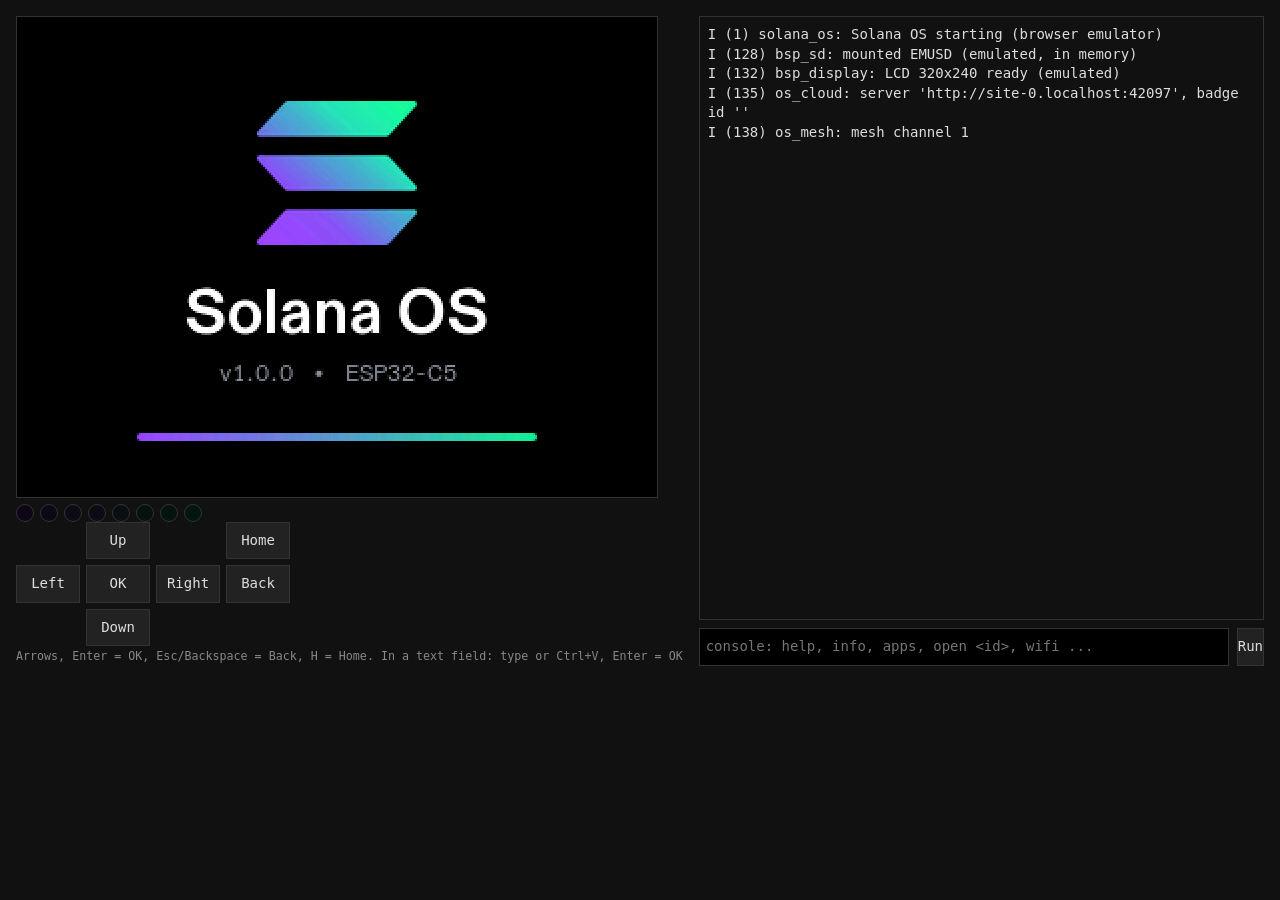
<file: emulator/harness/index.html>
<!doctype html>
<!--
  Local page for the Solana OS browser emulator (emulator/out/solana-os.{js,wasm}).
  The official page lives in Solana's private site repo; this one only does what the
  firmware's page API (emulator/README.md) needs: draw the framebuffer, feed the
  buttons, run console lines, show stdout.

  Serve the emulator folder and open /harness/:
    python3 -m http.server -d emulator 8000   ->  http://localhost:8000/harness/
  Keys: arrows, Enter = select, Esc/Backspace = back, H = home (BOOT). While a text
  field is open on the badge, typing and Ctrl+V go into it (Enter = OK, Esc = cancel).
  ?server=https://...  points the badge at a badge server (none by default: offline).
  ?badge=2             a second badge with its own MAC and NVS.
-->
<html lang="en">
<head>
<meta charset="utf-8">
<meta name="viewport" content="width=device-width, initial-scale=1">
<title>Solana OS Emulator</title>
<style>
  :root { color-scheme: dark; --bg: #111; --fg: #ddd; --dim: #888; --line: #333; }
  body { margin: 0; background: var(--bg); color: var(--fg); font: 14px/1.4 ui-monospace, monospace; }
  main { display: flex; flex-wrap: wrap; gap: 16px; padding: 16px; }
  canvas { width: 640px; max-width: 100%; image-rendering: pixelated; border: 1px solid var(--line); background: #000; }
  #side { flex: 1; min-width: 320px; display: flex; flex-direction: column; gap: 8px; }
  #log { flex: 1; min-height: 360px; max-height: 70vh; overflow: auto; white-space: pre-wrap; border: 1px solid var(--line); padding: 8px; }
  form { display: flex; gap: 8px; }
  input { flex: 1; background: #000; color: var(--fg); border: 1px solid var(--line); padding: 6px; font: inherit; }
  .pad { display: grid; grid-template-columns: repeat(4, 64px); gap: 6px; }
  button { background: #222; color: var(--fg); border: 1px solid var(--line); padding: 8px 0; font: inherit; cursor: pointer; }
  #leds { display: flex; gap: 6px; } #leds span { width: 16px; height: 16px; border-radius: 50%; background: #000; border: 1px solid var(--line); }
  small { color: var(--dim); }
</style>
</head>
<body>
<main>
  <div>
    <canvas id="screen" width="320" height="240"></canvas>
    <div id="leds"></div>
    <div class="pad">
      <span></span><button data-key="up">Up</button><span></span><button data-key="home">Home</button>
      <button data-key="left">Left</button><button data-key="select">OK</button><button data-key="right">Right</button><button data-key="back">Back</button>
      <span></span><button data-key="down">Down</button>
    </div>
    <small>Arrows, Enter = OK, Esc/Backspace = Back, H = Home. In a text field: type or Ctrl+V, Enter = OK</small>
  </div>
  <div id="side">
    <div id="log"></div>
    <form id="cmd"><input id="line" placeholder="console: help, info, apps, open <id>, wifi ..." autocomplete="off"><button>Run</button></form>
  </div>
</main>
<script src="../solana-os.js"></script>
<script>
const BITS = { up: 1 << 0, left: 1 << 1, right: 1 << 2, down: 1 << 3, select: 1 << 4, back: 1 << 5, home: 1 << 6 };
const KEYS = { ArrowUp: 'up', ArrowLeft: 'left', ArrowRight: 'right', ArrowDown: 'down', Enter: 'select',
               Escape: 'back', Backspace: 'back', h: 'home', H: 'home' };
const params = new URLSearchParams(location.search);
const logEl = document.getElementById('log');
const log = (s) => { logEl.textContent += s + '\n'; logEl.scrollTop = logEl.scrollHeight; };
window.badgeLog = () => logEl.textContent;

const ctx = document.getElementById('screen').getContext('2d');
const img = ctx.createImageData(320, 240);
const ledEls = Array.from({ length: 8 }, () => document.getElementById('leds').appendChild(document.createElement('span')));
let mod, held = 0, lastFrame = -1, lastLeds = -1;

function boot(resetReason) {
  SolanaOS({
    print: log, printErr: log,
    locateFile: (p) => '../' + p,
  }).then((m) => {
    mod = m;
    window.badge = m;
    if (params.get('server')) m.server = params.get('server');
    m.resetReason = resetReason;
    m.onRestart = () => location.reload();
    requestAnimationFrame(draw);
  });
}

function draw() {
  const frame = mod._emu_frame();
  if (frame !== lastFrame) {
    lastFrame = frame;
    const ptr = mod._emu_framebuffer();
    img.data.set(mod.HEAPU8.subarray(ptr, ptr + 320 * 240 * 4));
    ctx.putImageData(img, 0, 0);
  }
  const lv = mod._emu_leds_version();
  if (lv !== lastLeds) {
    lastLeds = lv;
    const p = mod._emu_leds() >> 2;
    ledEls.forEach((el, i) => { const c = mod.HEAPU32[p + i]; el.style.background = '#' + (c & 0xffffff).toString(16).padStart(6, '0'); });
  }
  requestAnimationFrame(draw);
}

function setKey(name, down) {
  if (!mod || !(name in BITS)) return;
  held = down ? held | BITS[name] : held & ~BITS[name];
  mod._emu_buttons_set(held);
}
window.press = (name, ms = 120) => new Promise((r) => { setKey(name, true); setTimeout(() => { setKey(name, false); setTimeout(r, 150); }, ms); });
window.consoleRun = (line) => mod && mod.ccall('emu_console', null, ['string'], [line]);
// Lines from tools/badge_put.py --out harness/apps/<id>.txt: the same `lua put`
// the badge's serial console takes.
window.installApp = async (id) => {
  const text = await (await fetch('../apps/' + id + '.txt', { cache: 'no-store' })).text();
  consoleRun('open home');
  for (const line of text.split('\n')) if (line.trim()) consoleRun(line);
  log('installed ' + id + ': lua run ' + id);
};
if (params.get('install')) setTimeout(() => installApp(params.get('install')), 1500);

// While a text field is open on the badge, the PC keyboard types into it (the
// console's kb command): letters type, Backspace erases, Enter presses OK, Esc
// cancels, the arrows still move. Ctrl+V pastes.
const kbOpen = () => mod && mod._emu_kb_open && mod._emu_kb_open();
const hex = (t) => Array.from(new TextEncoder().encode(t), (b) => b.toString(16).padStart(2, '0')).join('');
window.typeText = (t) => {
  t = t.replace(/\s+/g, ' ').replace(/[^\x20-\x7e]/g, '');
  for (let i = 0; i < t.length; i += 40) consoleRun('kb hex ' + hex(t.slice(i, i + 40)));
};
addEventListener('keydown', (e) => {
  if (e.target.tagName === 'INPUT') return;
  if (kbOpen() && !e.ctrlKey && !e.metaKey && !e.altKey) {
    const kb = { Backspace: 'kb del', Enter: 'kb ok', Escape: 'kb cancel' }[e.key];
    if (kb || e.key.length === 1) {
      e.preventDefault();
      if (kb) consoleRun(kb); else typeText(e.key);
      return;
    }
  }
  if (KEYS[e.key]) { e.preventDefault(); if (!e.repeat) setKey(KEYS[e.key], true); }
});
addEventListener('paste', (e) => {
  if (e.target.tagName === 'INPUT' || !kbOpen()) return;
  e.preventDefault();
  typeText(e.clipboardData.getData('text'));
});
addEventListener('keyup', (e) => { if (KEYS[e.key]) setKey(KEYS[e.key], false); });
document.querySelectorAll('[data-key]').forEach((b) => {
  b.addEventListener('pointerdown', () => setKey(b.dataset.key, true));
  b.addEventListener('pointerup', () => setKey(b.dataset.key, false));
  b.addEventListener('pointerleave', () => setKey(b.dataset.key, false));
});
document.getElementById('cmd').addEventListener('submit', (e) => {
  e.preventDefault();
  const input = document.getElementById('line');
  log('> ' + input.value);
  consoleRun(input.value);
  input.value = '';
});

boot('poweron');
</script>
</body>
</html>
</file>
<file: _next/static/chunks/mintboard-theme-model-v2.css>
@font-face{font-family:JetBrains Mono;font-style:normal;font-weight:400;font-display:swap;src:url(../media/04c5164763c40239-s.1zakzi6q17d4o.woff2?dpl=dpl_FbtxEG6fjL9CFAcwpTuafnpFdCo2)format("woff2");unicode-range:U+460-52F,U+1C80-1C8A,U+20B4,U+2DE0-2DFF,U+A640-A69F,U+FE2E-FE2F}@font-face{font-family:JetBrains Mono;font-style:normal;font-weight:400;font-display:swap;src:url(../media/26f284dcc38c84c0-s.2htf8h-pf57mm.woff2?dpl=dpl_FbtxEG6fjL9CFAcwpTuafnpFdCo2)format("woff2");unicode-range:U+301,U+400-45F,U+490-491,U+4B0-4B1,U+2116}@font-face{font-family:JetBrains Mono;font-style:normal;font-weight:400;font-display:swap;src:url(../media/7e7f32a39836f228-s.3skwie1wjplzh.woff2?dpl=dpl_FbtxEG6fjL9CFAcwpTuafnpFdCo2)format("woff2");unicode-range:U+370-377,U+37A-37F,U+384-38A,U+38C,U+38E-3A1,U+3A3-3FF}@font-face{font-family:JetBrains Mono;font-style:normal;font-weight:400;font-display:swap;src:url(../media/fa39153a3fc630ba-s.3zhbgtelpa5ua.woff2?dpl=dpl_FbtxEG6fjL9CFAcwpTuafnpFdCo2)format("woff2");unicode-range:U+102-103,U+110-111,U+128-129,U+168-169,U+1A0-1A1,U+1AF-1B0,U+300-301,U+303-304,U+308-309,U+323,U+329,U+1EA0-1EF9,U+20AB}@font-face{font-family:JetBrains Mono;font-style:normal;font-weight:400;font-display:swap;src:url(../media/6a5386fd6038edbe-s.3vf5yzuqk3fsd.woff2?dpl=dpl_FbtxEG6fjL9CFAcwpTuafnpFdCo2)format("woff2");unicode-range:U+100-2BA,U+2BD-2C5,U+2C7-2CC,U+2CE-2D7,U+2DD-2FF,U+304,U+308,U+329,U+1D00-1DBF,U+1E00-1E9F,U+1EF2-1EFF,U+2020,U+20A0-20AB,U+20AD-20C4,U+2113,U+2C60-2C7F,U+A720-A7FF}@font-face{font-family:JetBrains Mono;font-style:normal;font-weight:400;font-display:swap;src:url(../media/051742360c26797e-s.p.1wmoa0e_blxrz.woff2?dpl=dpl_FbtxEG6fjL9CFAcwpTuafnpFdCo2)format("woff2");unicode-range:U+??,U+131,U+152-153,U+2BB-2BC,U+2C6,U+2DA,U+2DC,U+304,U+308,U+329,U+2000-206F,U+20AC,U+2122,U+2191,U+2193,U+2212,U+2215,U+FEFF,U+FFFD}@font-face{font-family:JetBrains Mono;font-style:normal;font-weight:700;font-display:swap;src:url(../media/04c5164763c40239-s.1zakzi6q17d4o.woff2?dpl=dpl_FbtxEG6fjL9CFAcwpTuafnpFdCo2)format("woff2");unicode-range:U+460-52F,U+1C80-1C8A,U+20B4,U+2DE0-2DFF,U+A640-A69F,U+FE2E-FE2F}@font-face{font-family:JetBrains Mono;font-style:normal;font-weight:700;font-display:swap;src:url(../media/26f284dcc38c84c0-s.2htf8h-pf57mm.woff2?dpl=dpl_FbtxEG6fjL9CFAcwpTuafnpFdCo2)format("woff2");unicode-range:U+301,U+400-45F,U+490-491,U+4B0-4B1,U+2116}@font-face{font-family:JetBrains Mono;font-style:normal;font-weight:700;font-display:swap;src:url(../media/7e7f32a39836f228-s.3skwie1wjplzh.woff2?dpl=dpl_FbtxEG6fjL9CFAcwpTuafnpFdCo2)format("woff2");unicode-range:U+370-377,U+37A-37F,U+384-38A,U+38C,U+38E-3A1,U+3A3-3FF}@font-face{font-family:JetBrains Mono;font-style:normal;font-weight:700;font-display:swap;src:url(../media/fa39153a3fc630ba-s.3zhbgtelpa5ua.woff2?dpl=dpl_FbtxEG6fjL9CFAcwpTuafnpFdCo2)format("woff2");unicode-range:U+102-103,U+110-111,U+128-129,U+168-169,U+1A0-1A1,U+1AF-1B0,U+300-301,U+303-304,U+308-309,U+323,U+329,U+1EA0-1EF9,U+20AB}@font-face{font-family:JetBrains Mono;font-style:normal;font-weight:700;font-display:swap;src:url(../media/6a5386fd6038edbe-s.3vf5yzuqk3fsd.woff2?dpl=dpl_FbtxEG6fjL9CFAcwpTuafnpFdCo2)format("woff2");unicode-range:U+100-2BA,U+2BD-2C5,U+2C7-2CC,U+2CE-2D7,U+2DD-2FF,U+304,U+308,U+329,U+1D00-1DBF,U+1E00-1E9F,U+1EF2-1EFF,U+2020,U+20A0-20AB,U+20AD-20C4,U+2113,U+2C60-2C7F,U+A720-A7FF}@font-face{font-family:JetBrains Mono;font-style:normal;font-weight:700;font-display:swap;src:url(../media/051742360c26797e-s.p.1wmoa0e_blxrz.woff2?dpl=dpl_FbtxEG6fjL9CFAcwpTuafnpFdCo2)format("woff2");unicode-range:U+??,U+131,U+152-153,U+2BB-2BC,U+2C6,U+2DA,U+2DC,U+304,U+308,U+329,U+2000-206F,U+20AC,U+2122,U+2191,U+2193,U+2212,U+2215,U+FEFF,U+FFFD}@font-face{font-family:JetBrains Mono;font-style:normal;font-weight:800;font-display:swap;src:url(../media/04c5164763c40239-s.1zakzi6q17d4o.woff2?dpl=dpl_FbtxEG6fjL9CFAcwpTuafnpFdCo2)format("woff2");unicode-range:U+460-52F,U+1C80-1C8A,U+20B4,U+2DE0-2DFF,U+A640-A69F,U+FE2E-FE2F}@font-face{font-family:JetBrains Mono;font-style:normal;font-weight:800;font-display:swap;src:url(../media/26f284dcc38c84c0-s.2htf8h-pf57mm.woff2?dpl=dpl_FbtxEG6fjL9CFAcwpTuafnpFdCo2)format("woff2");unicode-range:U+301,U+400-45F,U+490-491,U+4B0-4B1,U+2116}@font-face{font-family:JetBrains Mono;font-style:normal;font-weight:800;font-display:swap;src:url(../media/7e7f32a39836f228-s.3skwie1wjplzh.woff2?dpl=dpl_FbtxEG6fjL9CFAcwpTuafnpFdCo2)format("woff2");unicode-range:U+370-377,U+37A-37F,U+384-38A,U+38C,U+38E-3A1,U+3A3-3FF}@font-face{font-family:JetBrains Mono;font-style:normal;font-weight:800;font-display:swap;src:url(../media/fa39153a3fc630ba-s.3zhbgtelpa5ua.woff2?dpl=dpl_FbtxEG6fjL9CFAcwpTuafnpFdCo2)format("woff2");unicode-range:U+102-103,U+110-111,U+128-129,U+168-169,U+1A0-1A1,U+1AF-1B0,U+300-301,U+303-304,U+308-309,U+323,U+329,U+1EA0-1EF9,U+20AB}@font-face{font-family:JetBrains Mono;font-style:normal;font-weight:800;font-display:swap;src:url(../media/6a5386fd6038edbe-s.3vf5yzuqk3fsd.woff2?dpl=dpl_FbtxEG6fjL9CFAcwpTuafnpFdCo2)format("woff2");unicode-range:U+100-2BA,U+2BD-2C5,U+2C7-2CC,U+2CE-2D7,U+2DD-2FF,U+304,U+308,U+329,U+1D00-1DBF,U+1E00-1E9F,U+1EF2-1EFF,U+2020,U+20A0-20AB,U+20AD-20C4,U+2113,U+2C60-2C7F,U+A720-A7FF}@font-face{font-family:JetBrains Mono;font-style:normal;font-weight:800;font-display:swap;src:url(../media/051742360c26797e-s.p.1wmoa0e_blxrz.woff2?dpl=dpl_FbtxEG6fjL9CFAcwpTuafnpFdCo2)format("woff2");unicode-range:U+??,U+131,U+152-153,U+2BB-2BC,U+2C6,U+2DA,U+2DC,U+304,U+308,U+329,U+2000-206F,U+20AC,U+2122,U+2191,U+2193,U+2212,U+2215,U+FEFF,U+FFFD}@font-face{font-family:JetBrains Mono Fallback;src:local(Arial);ascent-override:75.79%;descent-override:22.29%;line-gap-override:0.0%;size-adjust:134.59%}.jetbrains_mono_39ed8818-module__crZsHG__className{font-family:JetBrains Mono,JetBrains Mono Fallback;font-style:normal}.jetbrains_mono_39ed8818-module__crZsHG__variable{--font-jbmono:"JetBrains Mono", "JetBrains Mono Fallback"}
@font-face{font-family:Geist Pixel;font-style:normal;font-weight:400;font-display:swap;src:url(../media/3fd3996b158903a9.2szpms8pjviv6.woff2?dpl=dpl_FbtxEG6fjL9CFAcwpTuafnpFdCo2)format("woff2");unicode-range:U+100-2BA,U+2BD-2C5,U+2C7-2CC,U+2CE-2D7,U+2DD-2FF,U+304,U+308,U+329,U+1D00-1DBF,U+1E00-1E9F,U+1EF2-1EFF,U+2020,U+20A0-20AB,U+20AD-20C4,U+2113,U+2C60-2C7F,U+A720-A7FF}@font-face{font-family:Geist Pixel;font-style:normal;font-weight:400;font-display:swap;src:url(../media/61a58143c2e45268.p.14th7iya-pf29.woff2?dpl=dpl_FbtxEG6fjL9CFAcwpTuafnpFdCo2)format("woff2");unicode-range:U+??,U+131,U+152-153,U+2BB-2BC,U+2C6,U+2DA,U+2DC,U+304,U+308,U+329,U+2000-206F,U+20AC,U+2122,U+2191,U+2193,U+2212,U+2215,U+FEFF,U+FFFD}.geist_pixel_ee23c507-module__r-F5iW__className{font-family:Geist Pixel;font-style:normal;font-weight:400}.geist_pixel_ee23c507-module__r-F5iW__variable{--font-gpixel:"Geist Pixel"}
@layer properties{@supports (((-webkit-hyphens:none)) and (not (margin-trim:block))) or ((-moz-orient:inline) and (not (color:rgb(from red r g b)))){*,:before,:after,::backdrop{--tw-rotate-x:initial;--tw-rotate-y:initial;--tw-rotate-z:initial;--tw-skew-x:initial;--tw-skew-y:initial;--tw-border-style:solid;--tw-leading:initial;--tw-font-weight:initial;--tw-tracking:initial;--tw-shadow:0 0 #0000;--tw-shadow-color:initial;--tw-shadow-alpha:100%;--tw-inset-shadow:0 0 #0000;--tw-inset-shadow-color:initial;--tw-inset-shadow-alpha:100%;--tw-ring-color:initial;--tw-ring-shadow:0 0 #0000;--tw-inset-ring-color:initial;--tw-inset-ring-shadow:0 0 #0000;--tw-ring-inset:initial;--tw-ring-offset-width:0px;--tw-ring-offset-color:#fff;--tw-ring-offset-shadow:0 0 #0000;--tw-backdrop-blur:initial;--tw-backdrop-brightness:initial;--tw-backdrop-contrast:initial;--tw-backdrop-grayscale:initial;--tw-backdrop-hue-rotate:initial;--tw-backdrop-invert:initial;--tw-backdrop-opacity:initial;--tw-backdrop-saturate:initial;--tw-backdrop-sepia:initial}}}@layer theme{:root,:host{--color-black:#000;--spacing:.25rem;--container-xl:36rem;--container-2xl:42rem;--font-weight-normal:400;--font-weight-bold:700;--font-weight-extrabold:800;--tracking-tighter:-.05em;--tracking-normal:0em;--leading-relaxed:1.625;--blur-md:12px;--default-font-family:var(--font-jbmono), ui-monospace, monospace;--default-mono-font-family:var(--font-jbmono), ui-monospace, monospace}}@layer base{*,:after,:before,::backdrop{box-sizing:border-box;border:0 solid;margin:0;padding:0}::file-selector-button{box-sizing:border-box;border:0 solid;margin:0;padding:0}html,:host{-webkit-text-size-adjust:100%;tab-size:4;line-height:1.5;font-family:var(--default-font-family,-apple-system, BlinkMacSystemFont, "Segoe UI", Roboto, "Helvetica Neue", "Noto Sans", Arial, sans-serif, "Apple Color Emoji", "Segoe UI Emoji", "Segoe UI Symbol", "Noto Color Emoji");font-feature-settings:var(--default-font-feature-settings,normal);font-variation-settings:var(--default-font-variation-settings,normal);-webkit-tap-highlight-color:transparent}hr{height:0;color:inherit;border-top-width:1px}abbr:where([title]){-webkit-text-decoration:underline dotted;text-decoration:underline dotted}h1,h2,h3,h4,h5,h6{font-size:inherit;font-weight:inherit}a{color:inherit;-webkit-text-decoration:inherit;-webkit-text-decoration:inherit;-webkit-text-decoration:inherit;-webkit-text-decoration:inherit;text-decoration:inherit}b,strong{font-weight:bolder}code,kbd,samp,pre{font-family:var(--default-mono-font-family,ui-monospace, SFMono-Regular, Menlo, Monaco, Consolas, "Liberation Mono", "Courier New", monospace);font-feature-settings:var(--default-mono-font-feature-settings,normal);font-variation-settings:var(--default-mono-font-variation-settings,normal);font-size:1em}small{font-size:80%}sub,sup{vertical-align:baseline;font-size:75%;line-height:0;position:relative}sub{bottom:-.25em}sup{top:-.5em}table{text-indent:0;border-color:inherit;border-collapse:collapse}:-moz-focusring:where(:not(iframe)){outline:auto}progress{vertical-align:baseline}summary{display:list-item}ol,ul,menu{list-style:none}img,svg,video,canvas,audio,iframe,embed,object{vertical-align:middle;display:block}img,video{max-width:100%;height:auto}button,input,select,optgroup,textarea{font:inherit;font-feature-settings:inherit;font-variation-settings:inherit;letter-spacing:inherit;color:inherit;opacity:1;background-color:#0000;border-radius:0}::file-selector-button{font:inherit;font-feature-settings:inherit;font-variation-settings:inherit;letter-spacing:inherit;color:inherit;opacity:1;background-color:#0000;border-radius:0}:where(select:is([multiple],[size])) optgroup{font-weight:bolder}:where(select:is([multiple],[size])) optgroup option{padding-inline-start:20px}::file-selector-button{margin-inline-end:4px}::placeholder{opacity:1}@supports (not ((-webkit-appearance:-apple-pay-button))) or (contain-intrinsic-size:1px){::placeholder{color:currentColor}@supports (color:color-mix(in lab, red, red)){::placeholder{color:color-mix(in oklab, currentcolor 50%, transparent)}}}textarea{resize:vertical}::-webkit-search-decoration{-webkit-appearance:none}::-webkit-date-and-time-value{min-height:1lh;text-align:inherit}::-webkit-datetime-edit{display:inline-flex}::-webkit-datetime-edit-fields-wrapper{padding:0}::-webkit-datetime-edit{padding-block:0}::-webkit-datetime-edit-year-field{padding-block:0}::-webkit-datetime-edit-month-field{padding-block:0}::-webkit-datetime-edit-day-field{padding-block:0}::-webkit-datetime-edit-hour-field{padding-block:0}::-webkit-datetime-edit-minute-field{padding-block:0}::-webkit-datetime-edit-second-field{padding-block:0}::-webkit-datetime-edit-millisecond-field{padding-block:0}::-webkit-datetime-edit-meridiem-field{padding-block:0}::-webkit-calendar-picker-indicator{line-height:1}:-moz-ui-invalid{box-shadow:none}button,input:where([type=button],[type=reset],[type=submit]){appearance:button}::file-selector-button{appearance:button}::-webkit-inner-spin-button{height:auto}::-webkit-outer-spin-button{height:auto}[hidden]:where(:not([hidden=until-found])){display:none!important}}@layer components{.wrap{width:100%;max-width:1440px;padding-left:max(var(--gut), env(safe-area-inset-left));padding-right:max(var(--gut), env(safe-area-inset-right));margin-inline:auto}.box{background:var(--bg);min-width:0;padding:calc(var(--pad) + 4px) var(--pad) var(--pad);position:relative}.box:before{content:"";pointer-events:none;background:linear-gradient(var(--line), var(--line)) top left / 100% 1px no-repeat, linear-gradient(var(--line), var(--line)) top right / 1px 100% no-repeat, linear-gradient(var(--line), var(--line)) bottom right / 100% 1px no-repeat, linear-gradient(var(--line), var(--line)) bottom left / 1px 100% no-repeat;position:absolute;inset:0}.box:after{content:"";pointer-events:none;background:linear-gradient(var(--dim), var(--dim)) bottom left / 7px 1px no-repeat, linear-gradient(var(--dim), var(--dim)) bottom left / 1px 7px no-repeat, linear-gradient(var(--dim), var(--dim)) bottom right / 7px 1px no-repeat, linear-gradient(var(--dim), var(--dim)) bottom right / 1px 7px no-repeat;position:absolute;inset:0}.box-t{top:0;left:calc(var(--pad) - 8px);z-index:1;background:var(--bg);letter-spacing:.14em;color:var(--acc2);white-space:nowrap;padding:0 8px;font-size:11px;font-weight:700;line-height:1.2;position:absolute;transform:translateY(-50%)}.box-n{top:0;right:calc(var(--pad) - 8px);z-index:1;background:var(--bg);letter-spacing:.06em;color:var(--dim);white-space:nowrap;padding:0 8px;font-size:11px;line-height:1.2;display:none;position:absolute;transform:translateY(-50%)}@media (min-width:640px){.box-n{display:block}}.panel{min-width:0;position:relative}.panel-h{letter-spacing:.14em;align-items:center;gap:12px;margin-bottom:18px;font-size:11px;line-height:1.2;display:flex}.panel-h h3{color:var(--acc2);white-space:nowrap;font-weight:700}.panel-h i{background:var(--line);transform-origin:0;flex:1;height:1px}.panel-h span{color:var(--dim);white-space:nowrap;display:none}@media (min-width:640px){.panel-h span{display:block}}.device{border:1px solid var(--line2);background:#050505;border-radius:22px;min-width:0;padding:10px 14px 14px;position:relative;box-shadow:inset 0 0 0 4px #000,inset 0 0 0 5px #161616,0 0 60px -26px #0b3a8f99}.k{color:var(--dim)}.label{letter-spacing:.14em;text-transform:uppercase;color:var(--dim);font-size:11px}.tag{letter-spacing:.08em;color:#000;padding:1px 7px;font-size:11px;font-weight:700;line-height:1.5;display:inline-block}.key{border:1px solid var(--line2);color:var(--fg);-webkit-user-select:none;user-select:none;touch-action:none;background:#0c0c0c;justify-content:center;align-items:center;gap:8px;font-weight:700;transition:border-color .12s,color .12s,background-color .12s;display:inline-flex}.key:hover{border-color:var(--acc);color:var(--acc)}.key:active,.key[aria-pressed=true]{background:var(--acc);color:#000;border-color:var(--acc)}.btn{letter-spacing:.12em;text-transform:uppercase;border:1px solid var(--line2);height:44px;color:var(--fg);white-space:nowrap;background:#000;justify-content:center;align-items:center;gap:10px;padding:0 18px;font-size:12px;font-weight:700;transition:border-color .12s,color .12s,background-color .12s,box-shadow .2s;display:inline-flex}.btn:hover{border-color:var(--acc);color:var(--acc)}.btn-pri{background:var(--acc);border-color:var(--acc);color:#000;box-shadow:0 0 32px -8px #a3ff008c}.btn-pri:hover{color:#000;background:#c4ff6b}.seg{border:1px solid var(--line2);background:#000;display:inline-flex}.seg>button{letter-spacing:.1em;height:30px;color:var(--dim);padding:0 10px;font-size:11px;font-weight:700}.seg>button+button{border-left:1px solid var(--line)}.seg>button:hover{color:var(--acc)}.seg>button[aria-pressed=true]{background:var(--acc);color:#000}.cta{border:1px solid var(--line2);height:46px;color:var(--fg);letter-spacing:.12em;text-transform:uppercase;white-space:nowrap;background:#000;align-items:stretch;font-size:12px;font-weight:700;transition:border-color .15s,color .15s,background-color .15s,box-shadow .2s;display:inline-flex}.cta>span:first-child{align-items:center;padding:0 18px;display:flex}.cta-ar{border-left:1px solid var(--line2);place-items:center;width:46px;font-size:15px;transition:inherit;display:grid}.cta:hover{border-color:var(--acc);color:var(--acc)}.cta:hover .cta-ar{border-color:var(--acc);background:var(--acc);color:#000}.cta-pri{background:var(--acc);border-color:var(--acc);color:#000;box-shadow:0 0 40px -12px #a3ff0099}.cta-pri .cta-ar{border-color:#00000059}.cta-pri:hover{color:#000;background:#fff07a}.cta-pri:hover .cta-ar{color:var(--acc);background:#000}.link{color:var(--acc);text-underline-offset:3px;text-decoration:underline;text-decoration-thickness:1px}.link:hover{color:#000;background:var(--acc);text-decoration:none}.glow{text-shadow:0 0 18px #a3ff0059}.sec-rule{letter-spacing:.16em;color:var(--dim);text-transform:uppercase;align-items:center;gap:12px;font-size:11px;display:flex}.sec-rule>i{background:var(--line);flex:1;height:1px}}@layer utilities{.pointer-events-auto{pointer-events:auto}.pointer-events-none{pointer-events:none}.visible{visibility:visible}.absolute{position:absolute}.relative{position:relative}.static{position:static}.sticky{position:sticky}.inset-0{inset:0}.top-0{top:0}.z-40{z-index:40}.mx-auto{margin-inline:auto}.mt-0\.5{margin-top:calc(var(--spacing) * .5)}.mt-1{margin-top:var(--spacing)}.mt-3{margin-top:calc(var(--spacing) * 3)}.mt-4{margin-top:calc(var(--spacing) * 4)}.mt-5{margin-top:calc(var(--spacing) * 5)}.mt-6{margin-top:calc(var(--spacing) * 6)}.mt-12{margin-top:calc(var(--spacing) * 12)}.mb-1\.5{margin-bottom:calc(var(--spacing) * 1.5)}.mb-3{margin-bottom:calc(var(--spacing) * 3)}.mb-6{margin-bottom:calc(var(--spacing) * 6)}.mb-8{margin-bottom:calc(var(--spacing) * 8)}.ml-1\.5{margin-left:calc(var(--spacing) * 1.5)}.ml-auto{margin-left:auto}.block{display:block}.contents{display:contents}.flex{display:flex}.grid{display:grid}.hidden{display:none}.inline-block{display:inline-block}.inline-flex{display:inline-flex}.table{display:table}.aspect-\[4\/3\]{aspect-ratio:4/3}.h-1\.5{height:calc(var(--spacing) * 1.5)}.h-7{height:calc(var(--spacing) * 7)}.h-9{height:calc(var(--spacing) * 9)}.h-11{height:calc(var(--spacing) * 11)}.h-12{height:calc(var(--spacing) * 12)}.h-\[46px\]{height:46px}.h-\[340px\]{height:340px}.h-auto{height:auto}.h-px{height:1px}.min-h-screen{min-height:100vh}.\!w-auto{width:auto!important}.w-10{width:calc(var(--spacing) * 10)}.w-11{width:calc(var(--spacing) * 11)}.w-16{width:calc(var(--spacing) * 16)}.w-\[8\.5rem\]{width:8.5rem}.w-\[10ch\]{width:10ch}.w-\[84px\]{width:84px}.w-full{width:100%}.max-w-2xl{max-width:var(--container-2xl)}.max-w-\[38ch\]{max-width:38ch}.max-w-\[46ch\]{max-width:46ch}.max-w-xl{max-width:var(--container-xl)}.min-w-0{min-width:0}.flex-1{flex:1}.shrink-0{flex-shrink:0}.origin-left{transform-origin:0}.transform{transform:var(--tw-rotate-x, ) var(--tw-rotate-y, ) var(--tw-rotate-z, ) var(--tw-skew-x, ) var(--tw-skew-y, )}.resize{resize:both}.scroll-mt-24{scroll-margin-top:calc(var(--spacing) * 24)}.grid-cols-1{grid-template-columns:repeat(1,minmax(0,1fr))}.grid-cols-3{grid-template-columns:repeat(3,minmax(0,1fr))}.grid-cols-\[1\.75rem_1fr\]{grid-template-columns:1.75rem 1fr}.grid-cols-\[1rem_4\.5rem_1fr\]{grid-template-columns:1rem 4.5rem 1fr}.grid-rows-3{grid-template-rows:repeat(3,minmax(0,1fr))}.flex-col{flex-direction:column}.flex-wrap{flex-wrap:wrap}.place-items-center{place-items:center}.items-baseline{align-items:baseline}.items-center{align-items:center}.items-end{align-items:flex-end}.justify-between{justify-content:space-between}.gap-1{gap:var(--spacing)}.gap-1\.5{gap:calc(var(--spacing) * 1.5)}.gap-2{gap:calc(var(--spacing) * 2)}.gap-2\.5{gap:calc(var(--spacing) * 2.5)}.gap-3{gap:calc(var(--spacing) * 3)}.gap-4{gap:calc(var(--spacing) * 4)}.gap-5{gap:calc(var(--spacing) * 5)}.gap-6{gap:calc(var(--spacing) * 6)}.gap-12{gap:calc(var(--spacing) * 12)}.gap-x-2{column-gap:calc(var(--spacing) * 2)}.gap-x-3{column-gap:calc(var(--spacing) * 3)}.gap-x-10{column-gap:calc(var(--spacing) * 10)}.gap-x-12{column-gap:calc(var(--spacing) * 12)}.gap-y-1{row-gap:var(--spacing)}.gap-y-3{row-gap:calc(var(--spacing) * 3)}.gap-y-14{row-gap:calc(var(--spacing) * 14)}.self-center{align-self:center}.truncate{text-overflow:ellipsis;white-space:nowrap;overflow:hidden}.overflow-auto{overflow:auto}.rounded-full{border-radius:2147480000px}.border{border-style:var(--tw-border-style);border-width:1px}.border-\[6px\]{border-style:var(--tw-border-style);border-width:6px}.border-t{border-top-style:var(--tw-border-style);border-top-width:1px}.border-b{border-bottom-style:var(--tw-border-style);border-bottom-width:1px}.border-l{border-left-style:var(--tw-border-style);border-left-width:1px}.border-dashed{--tw-border-style:dashed;border-style:dashed}.\!border-grn{border-color:var(--grn)!important}.border-\[\#a8162a\]{border-color:#a8162a}.border-line{border-color:var(--line)}.border-line2{border-color:var(--line2)}.\!bg-grn{background-color:var(--grn)!important}.bg-\[\#1a1a1a\]{background-color:#1a1a1a}.bg-acc{background-color:var(--acc)}.bg-black{background-color:var(--color-black)}.bg-black\/85{background-color:#000000d9}@supports (color:color-mix(in lab, red, red)){.bg-black\/85{background-color:color-mix(in oklab, var(--color-black) 85%, transparent)}}.bg-grn{background-color:var(--grn)}.bg-line{background-color:var(--line)}.bg-transparent{background-color:#0000}.px-1{padding-inline:var(--spacing)}.px-2{padding-inline:calc(var(--spacing) * 2)}.px-2\.5{padding-inline:calc(var(--spacing) * 2.5)}.px-3{padding-inline:calc(var(--spacing) * 3)}.px-4\.5{padding-inline:calc(var(--spacing) * 4.5)}.py-1{padding-block:var(--spacing)}.py-2{padding-block:calc(var(--spacing) * 2)}.py-3{padding-block:calc(var(--spacing) * 3)}.py-16{padding-block:calc(var(--spacing) * 16)}.py-20{padding-block:calc(var(--spacing) * 20)}.pt-1{padding-top:var(--spacing)}.pt-3{padding-top:calc(var(--spacing) * 3)}.pt-6{padding-top:calc(var(--spacing) * 6)}.pt-16{padding-top:calc(var(--spacing) * 16)}.pt-20{padding-top:calc(var(--spacing) * 20)}.pt-\[env\(safe-area-inset-top\)\]{padding-top:env(safe-area-inset-top)}.pr-4{padding-right:calc(var(--spacing) * 4)}.pb-2{padding-bottom:calc(var(--spacing) * 2)}.pb-3{padding-bottom:calc(var(--spacing) * 3)}.pl-5{padding-left:calc(var(--spacing) * 5)}.pl-8{padding-left:calc(var(--spacing) * 8)}.text-left{text-align:left}.text-right{text-align:right}.align-top{vertical-align:top}.font-pixel{font-family:var(--font-gpixel), var(--font-jbmono), monospace}.text-\[10px\]{font-size:10px}.text-\[11\.5px\]{font-size:11.5px}.text-\[11px\]{font-size:11px}.text-\[12px\]{font-size:12px}.text-\[13px\]{font-size:13px}.text-\[28px\]{font-size:28px}.text-\[clamp\(36px\,4\.4vw\,72px\)\]{font-size:clamp(36px,4.4vw,72px)}.text-\[clamp\(36px\,7vw\,96px\)\]{font-size:clamp(36px,7vw,96px)}.text-\[clamp\(44px\,6\.4vw\,104px\)\]{font-size:clamp(44px,6.4vw,104px)}.leading-\[0\.92\]{--tw-leading:.92;line-height:.92}.leading-\[0\.95\]{--tw-leading:.95;line-height:.95}.leading-\[1\.08\]{--tw-leading:1.08;line-height:1.08}.leading-\[1\.55\]{--tw-leading:1.55;line-height:1.55}.leading-none{--tw-leading:1;line-height:1}.leading-relaxed{--tw-leading:var(--leading-relaxed);line-height:var(--leading-relaxed)}.font-bold{--tw-font-weight:var(--font-weight-bold);font-weight:var(--font-weight-bold)}.font-extrabold{--tw-font-weight:var(--font-weight-extrabold);font-weight:var(--font-weight-extrabold)}.font-normal{--tw-font-weight:var(--font-weight-normal);font-weight:var(--font-weight-normal)}.tracking-\[-0\.02em\]{--tw-tracking:-.02em;letter-spacing:-.02em}.tracking-\[-0\.03em\]{--tw-tracking:-.03em;letter-spacing:-.03em}.tracking-\[0\.1em\]{--tw-tracking:.1em;letter-spacing:.1em}.tracking-\[0\.06em\]{--tw-tracking:.06em;letter-spacing:.06em}.tracking-\[0\.08em\]{--tw-tracking:.08em;letter-spacing:.08em}.tracking-\[0\.12em\]{--tw-tracking:.12em;letter-spacing:.12em}.tracking-\[0\.18em\]{--tw-tracking:.18em;letter-spacing:.18em}.tracking-normal{--tw-tracking:var(--tracking-normal);letter-spacing:var(--tracking-normal)}.tracking-tighter{--tw-tracking:var(--tracking-tighter);letter-spacing:var(--tracking-tighter)}.break-all{word-break:break-all}.whitespace-nowrap{white-space:nowrap}.whitespace-pre-wrap{white-space:pre-wrap}.\!text-grn{color:var(--grn)!important}.text-acc{color:var(--acc)}.text-acc2{color:var(--acc2)}.text-black{color:var(--color-black)}.text-dim{color:var(--dim)}.text-dim2{color:var(--dim2)}.text-fg{color:var(--fg)}.text-grn{color:var(--grn)}.text-red{color:var(--red)}.normal-case{text-transform:none}.uppercase{text-transform:uppercase}.antialiased{-webkit-font-smoothing:antialiased;-moz-osx-font-smoothing:grayscale}.opacity-60{opacity:.6}.shadow-\[0_0_40px_-12px_rgba\(255\,59\,59\,0\.45\)\]{--tw-shadow:0 0 40px -12px var(--tw-shadow-color,#ff3b3b73);box-shadow:var(--tw-inset-shadow), var(--tw-inset-ring-shadow), var(--tw-ring-offset-shadow), var(--tw-ring-shadow), var(--tw-shadow)}.backdrop-blur-md{--tw-backdrop-blur:blur(var(--blur-md));-webkit-backdrop-filter:var(--tw-backdrop-blur, ) var(--tw-backdrop-brightness, ) var(--tw-backdrop-contrast, ) var(--tw-backdrop-grayscale, ) var(--tw-backdrop-hue-rotate, ) var(--tw-backdrop-invert, ) var(--tw-backdrop-opacity, ) var(--tw-backdrop-saturate, ) var(--tw-backdrop-sepia, );backdrop-filter:var(--tw-backdrop-blur, ) var(--tw-backdrop-brightness, ) var(--tw-backdrop-contrast, ) var(--tw-backdrop-grayscale, ) var(--tw-backdrop-hue-rotate, ) var(--tw-backdrop-invert, ) var(--tw-backdrop-opacity, ) var(--tw-backdrop-saturate, ) var(--tw-backdrop-sepia, )}.outline-none{--tw-outline-style:none;outline-style:none}.\[image-rendering\:pixelated\]{image-rendering:pixelated}.placeholder\:text-dim2::placeholder{color:var(--dim2)}.first\:border-0:first-child{border-style:var(--tw-border-style);border-width:0}.first\:pt-0:first-child{padding-top:0}.last\:border-0:last-child{border-style:var(--tw-border-style);border-width:0}@media (hover:hover){.hover\:text-acc:hover{color:var(--acc)}}@media (min-width:40rem){.sm\:mb-10{margin-bottom:calc(var(--spacing) * 10)}.sm\:block{display:block}.sm\:flex{display:flex}.sm\:hidden{display:none}.sm\:inline{display:inline}.sm\:flex-row{flex-direction:row}.sm\:items-end{align-items:flex-end}.sm\:justify-between{justify-content:space-between}.sm\:py-20{padding-block:calc(var(--spacing) * 20)}.sm\:py-28{padding-block:calc(var(--spacing) * 28)}.sm\:pt-20{padding-top:calc(var(--spacing) * 20)}.sm\:pt-28{padding-top:calc(var(--spacing) * 28)}.sm\:pl-\[1\.6em\]{padding-left:1.6em}.sm\:text-right{text-align:right}.sm\:text-\[34px\]{font-size:34px}.sm\:text-\[40px\]{font-size:40px}}@media (min-width:48rem){.md\:inline{display:inline}.md\:grid-cols-2{grid-template-columns:repeat(2,minmax(0,1fr))}}@media (min-width:64rem){.lg\:col-span-3{grid-column:span 3/span 3}.lg\:col-span-4{grid-column:span 4/span 4}.lg\:col-span-5{grid-column:span 5/span 5}.lg\:col-span-7{grid-column:span 7/span 7}.lg\:col-span-8{grid-column:span 8/span 8}.lg\:col-span-12{grid-column:span 12/span 12}.lg\:h-auto{height:auto}.lg\:w-24{width:calc(var(--spacing) * 24)}.lg\:flex-1{flex:1}.lg\:basis-0{flex-basis:0}.lg\:grid-cols-12{grid-template-columns:repeat(12,minmax(0,1fr))}.lg\:items-end{align-items:flex-end}.lg\:gap-8{gap:calc(var(--spacing) * 8)}.lg\:justify-self-end{justify-self:flex-end}.lg\:pt-2{padding-top:calc(var(--spacing) * 2)}@media not all and (min-width:80rem){.lg\:max-xl\:text-\[28px\]{font-size:28px}}}@media (min-width:96rem){.\32 xl\:block{display:block}}}:root{--bg:#08030f;--panel:#140921;--line:#39204e;--line2:#714094;--fg:#c6ff72;--dim:#c0a3dc;--dim2:#ad87c7;--acc:#a3ff00;--acc2:#a347ff;--scr:#6320aa;--grn:#a3ff00;--red:#c178ff;--gut:16px;--pad:20px}@media (min-width:640px){:root{--gut:24px;--pad:24px}}@media (min-width:1024px){:root{--gut:40px}}html{scroll-behavior:smooth;background:var(--bg);scroll-padding-top:64px}body{background:var(--bg);color:var(--fg);font-family:var(--font-jbmono), ui-monospace, monospace;font-variant-numeric:tabular-nums;background-image:radial-gradient(circle at 1px 1px,#a347ff12 .7px,#0000 1.2px);background-size:6px 6px;font-size:13px;line-height:1.6;overflow-x:clip}@media (min-width:640px){body{font-size:14px}}::selection{background:var(--acc);color:#000}:focus-visible{outline:1px solid var(--acc);outline-offset:3px}.tft{pointer-events:none;z-index:90;mix-blend-mode:multiply;position:fixed;inset:0}.tft-mask{background:repeating-linear-gradient(0deg,#00000038 0 1px,#0000 1px 3px),repeating-linear-gradient(90deg,#ffd6cf 0 1px,#d6ffdc 1px 2px,#d3dcff 2px 3px);position:absolute;inset:0}.tft-vig{background:radial-gradient(120% 90% at 50% 40%,#0000 55%,#00000080 100%);position:absolute;inset:0}.tft-flick{opacity:0;background:#000;position:absolute;inset:0}@media (prefers-reduced-motion:no-preference){.tft-flick{animation:7.3s step-end infinite flick}}@keyframes flick{0%,41%,43%,77%,78.5%,to{opacity:0}42%{opacity:.05}78%{opacity:.035}}.hud-pt{opacity:0;will-change:transform;transition:opacity .25s;position:absolute;top:0;left:0}.hud-pt[data-on="1"]{opacity:1}.hud-sq{border:1px solid var(--acc2);background:#000;width:6px;height:6px;position:absolute;top:-3px;left:-3px}.hud-lead{position:absolute;top:0;left:0;overflow:visible}.hud-lead line{stroke:#a347ff8c;stroke-width:1px}.hud-lab{white-space:nowrap;letter-spacing:.1em;color:var(--acc2);background:#000000b8;padding:2px 6px;font-size:10px;font-weight:700;line-height:1.4;position:absolute;transform:translateY(-50%)}.hud-lab[data-left]{transform:translate(-100%,-50%)}@media (max-width:639px){.hud-pt[data-minor]{display:none}.hud-lab{padding:1px 4px;font-size:9px}}.glitch{position:relative}.glitch:before,.glitch:after{content:attr(data-text);pointer-events:none;opacity:0;padding:inherit;position:absolute;inset:0}.glitch:before{color:var(--acc)}.glitch:after{color:var(--acc2)}@media (prefers-reduced-motion:no-preference){.glitch[data-glitching]:before{animation:.52s step-end both gl-a}.glitch[data-glitching]:after{animation:.52s step-end both gl-b}.glitch[data-glitching]{animation:.52s step-end both gl-m}.glitch-hover:hover:before{animation:.4s step-end both gl-a}.glitch-hover:hover:after{animation:.4s step-end both gl-b}.btn:hover,.key:hover,.cta:hover,.seg>button:hover,.rgb-hover:hover{animation:.28s steps(3,end) both rgb}}@keyframes gl-a{0%{opacity:.9;clip-path:inset(10% 0 70%);transform:translate(-4px)}20%{clip-path:inset(62% 0 8%);transform:translate(5px)}40%{clip-path:inset(30% 0 52%);transform:translate(-2px)}60%{clip-path:inset(80% 0 2%);transform:translate(3px)}80%{clip-path:inset(4% 0 86%);transform:translate(-5px)}to{opacity:0}}@keyframes gl-b{0%{opacity:.9;clip-path:inset(70% 0 12%);transform:translate(4px)}20%{clip-path:inset(6% 0 76%);transform:translate(-4px)}40%{clip-path:inset(48% 0 34%);transform:translate(2px)}60%{clip-path:inset(18% 0 66%);transform:translate(-3px)}80%{clip-path:inset(88% 0 1%);transform:translate(5px)}to{opacity:0}}@keyframes gl-m{0%,to{transform:none}20%{transform:translate(1px)skew(-2deg)}60%{transform:translate(-1px)}}@keyframes rgb{0%{text-shadow:-2px 0 var(--acc), 2px 0 var(--acc2)}50%{text-shadow:1px 0 var(--acc), -1px 0 var(--acc2)}to{text-shadow:none}}@media (prefers-reduced-motion:no-preference){[data-js] .box[data-reveal]:not([data-shown]):before{background-size:0 1px,1px 0,0 1px,1px 0}[data-js] .box[data-reveal]:not([data-shown]):after,[data-js] .box[data-reveal]:not([data-shown])>*{opacity:0}[data-js] .box[data-reveal][data-shown]:before{animation:.75s cubic-bezier(.6,0,.2,1) both draw}[data-js] .box[data-reveal][data-shown]:after{animation:.2s .6s both fade}[data-js] .box[data-reveal][data-shown]>.box-t,[data-js] .box[data-reveal][data-shown]>.box-n{animation:10ms .12s both fade}[data-js] .box[data-reveal][data-shown]>:not(.box-t):not(.box-n){animation:.5s steps(5,end) .3s both stepin}[data-js] .panel[data-reveal]:not([data-shown])>*,[data-js] .panel[data-reveal]:not([data-shown]) .panel-h>*{opacity:0}[data-js] .panel[data-reveal][data-shown] .panel-h i{animation:.7s cubic-bezier(.6,0,.2,1) both grow}[data-js] .panel[data-reveal][data-shown]>:not(.panel-h){animation:.5s steps(5,end) .25s both stepin}[data-js] .rv:not([data-shown]){opacity:0}[data-js] .rv[data-shown]{animation:.55s steps(6,end) both stepin;animation-delay:var(--d,0s)}}@keyframes draw{0%{background-size:0 1px,1px 0,0 1px,1px 0}35%{background-size:100% 1px,1px 0,0 1px,1px 0}55%{background-size:100% 1px,1px 100%,0 1px,1px 0}80%{background-size:100% 1px,1px 100%,100% 1px,1px 0}to{background-size:100% 1px,1px 100%,100% 1px,1px 100%}}@keyframes grow{0%{transform:scaleX(0)}to{transform:none}}@keyframes fade{0%{opacity:0}to{opacity:1}}@keyframes stepin{0%{opacity:0;transform:translateY(6px)}to{opacity:1;transform:none}}.story,.story-stage{position:relative}.story-stage:before{content:"";pointer-events:none;background:radial-gradient(min(560px, 70vw) circle at var(--glow-at,50% 32%), var(--scr), transparent 70%);position:absolute;inset:0}@supports (color:color-mix(in lab, red, red)){.story-stage:before{background:radial-gradient(min(560px, 70vw) circle at var(--glow-at,50% 32%), color-mix(in srgb, var(--scr) 34%, transparent), transparent 70%)}}.beat{padding:32px var(--gut);position:relative}[data-js] .story{height:300svh;margin-top:calc(-48px - env(safe-area-inset-top))}@media (max-width:639px){[data-js] .story{height:280svh}}[data-js] .story[data-still]{height:100svh;min-height:640px}[data-js] .story-stage{height:100svh;position:sticky;top:0;overflow:hidden}[data-js] .beat{pointer-events:none;opacity:0;visibility:hidden;padding:0;transition:opacity .35s,visibility 0s .35s;position:absolute}[data-js] .beat[data-on]{opacity:1;visibility:visible;transition:opacity .35s,visibility}@media (prefers-reduced-motion:no-preference){[data-js] .beat>*{transition:transform .6s cubic-bezier(.2,.7,.2,1)}[data-js] .beat:not([data-on])>*{transform:translateY(14px)}}[data-js] .story[data-still] .beat-views{opacity:1;visibility:visible;top:64px;bottom:auto}html:not([data-js]) .beat-views,html:not([data-js]) .pill-wrap{display:none}[data-js] .beat-home{left:var(--gut);right:var(--gut);max-width:1360px;bottom:max(76px,8svh)}[data-js] .beat-side{left:var(--gut);max-width:520px;top:50%;translate:0 -50%}[data-js] .beat-free{left:var(--gut);max-width:560px;bottom:max(40px,7svh)}[data-js] .beat-views{right:var(--gut);bottom:max(40px,7svh)}@media (max-width:1023px){[data-js] .beat-side{top:auto;bottom:max(40px,6svh);right:var(--gut);translate:none}[data-js] .beat-free{right:var(--gut);bottom:max(40px,6svh)}[data-js] .beat-views{left:var(--gut);top:60px;bottom:auto;right:auto}[data-js] .beat-free p:not(.label){display:none}}@media (max-width:639px){[data-js] .beat-home{bottom:72px}}.beat .text-dim{color:#d2cdc3;font-size:15px;line-height:1.6}[data-js] .pill-wrap{bottom:calc(22px + env(safe-area-inset-bottom))}[data-js] .pill-right{right:var(--gut)}.pill{border:1px solid var(--line2);-webkit-backdrop-filter:blur(6px);backdrop-filter:blur(6px);letter-spacing:.12em;text-transform:uppercase;height:32px;color:var(--fg);white-space:nowrap;background:#000000b3;border-radius:999px;align-items:center;gap:8px;padding:0 14px;font-size:11px;display:inline-flex}button.pill:hover{border-color:var(--acc);color:var(--acc)}.story-kb{top:64px;right:var(--gut);position:absolute}@media (max-width:1023px){.story-kb{top:100px;left:var(--gut);right:auto}}@keyframes blink{50%{opacity:0}}.blink{animation:1s step-end infinite blink}@keyframes pulse-dot{50%{opacity:.35}}.pulse{animation:1.4s steps(2,end) infinite pulse-dot}@media (prefers-reduced-motion:reduce){.blink,.pulse{animation:none}html{scroll-behavior:auto}}@property --tw-rotate-x{syntax:"*";inherits:false}@property --tw-rotate-y{syntax:"*";inherits:false}@property --tw-rotate-z{syntax:"*";inherits:false}@property --tw-skew-x{syntax:"*";inherits:false}@property --tw-skew-y{syntax:"*";inherits:false}@property --tw-border-style{syntax:"*";inherits:false;initial-value:solid}@property --tw-leading{syntax:"*";inherits:false}@property --tw-font-weight{syntax:"*";inherits:false}@property --tw-tracking{syntax:"*";inherits:false}@property --tw-shadow{syntax:"*";inherits:false;initial-value:0 0 #0000}@property --tw-shadow-color{syntax:"*";inherits:false}@property --tw-shadow-alpha{syntax:"<percentage>";inherits:false;initial-value:100%}@property --tw-inset-shadow{syntax:"*";inherits:false;initial-value:0 0 #0000}@property --tw-inset-shadow-color{syntax:"*";inherits:false}@property --tw-inset-shadow-alpha{syntax:"<percentage>";inherits:false;initial-value:100%}@property --tw-ring-color{syntax:"*";inherits:false}@property --tw-ring-shadow{syntax:"*";inherits:false;initial-value:0 0 #0000}@property --tw-inset-ring-color{syntax:"*";inherits:false}@property --tw-inset-ring-shadow{syntax:"*";inherits:false;initial-value:0 0 #0000}@property --tw-ring-inset{syntax:"*";inherits:false}@property --tw-ring-offset-width{syntax:"<length>";inherits:false;initial-value:0}@property --tw-ring-offset-color{syntax:"*";inherits:false;initial-value:#fff}@property --tw-ring-offset-shadow{syntax:"*";inherits:false;initial-value:0 0 #0000}@property --tw-backdrop-blur{syntax:"*";inherits:false}@property --tw-backdrop-brightness{syntax:"*";inherits:false}@property --tw-backdrop-contrast{syntax:"*";inherits:false}@property --tw-backdrop-grayscale{syntax:"*";inherits:false}@property --tw-backdrop-hue-rotate{syntax:"*";inherits:false}@property --tw-backdrop-invert{syntax:"*";inherits:false}@property --tw-backdrop-opacity{syntax:"*";inherits:false}@property --tw-backdrop-saturate{syntax:"*";inherits:false}@property --tw-backdrop-sepia{syntax:"*";inherits:false}

/* Mintboard brand */
.mintboard-nav-logo{display:block;flex-shrink:0;object-fit:cover;border-radius:8px}.mintboard-hero-logo{display:block;width:88px;height:88px;object-fit:cover;margin-bottom:18px;border:1px solid #a3ff0033;border-radius:18px;box-shadow:0 0 34px #a3ff001a}.story-stage{background-image:radial-gradient(ellipse at 65% 32%,#a347ff0d,transparent 55%)}@media(max-width:639px){.mintboard-hero-logo{width:64px;height:64px;margin-bottom:12px}.mintboard-nav-logo{width:34px;height:34px}}

/* Mintboard lime and violet system */
body{background-color:#08030f;background-image:radial-gradient(ellipse at 80% 15%,#a347ff14,transparent 50%),radial-gradient(ellipse at 10% 65%,#a3ff0009,transparent 45%),radial-gradient(circle at 1px 1px,#a347ff1c .7px,transparent 1px);background-size:100% 100%,100% 100%,6px 6px;background-attachment:fixed}header.sticky{background:#0d0619ed}.story-stage{background-image:radial-gradient(ellipse at 65% 32%,#a347ff24,transparent 58%)}.story-stage:before{background:radial-gradient(min(560px,70vw) circle at var(--glow-at,50% 32%),#6320aa55,transparent 70%)}.box,.panel,.device{background-color:#140921}.text-fg,h1,h2,h3{color:#a3ff00}.label,.text-dim,.text-dim2,.panel-h,.box-n{color:#c292f5}.text-acc2,.hud-lab{color:#b96cff}.bg-black,.bg-black\/85{background-color:#0d0619}.text-black,.cta-pri,.cta-pri span,.btn-pri,.bg-acc{color:#10051c}.mintboard-ca{display:inline-flex;align-items:center;gap:16px;padding:0 12px;cursor:default;border-color:#a347ff80;background:#a347ff12}.mintboard-ca .label{color:#c292f5}.tft-rgb{background:repeating-linear-gradient(90deg,#d7ffb9 0 1px,#e3c5ff 1px 2px,#c4a3eb 2px 3px)}

/* Mintboard v4: explicit canvas-safe layout and brand surface */
:root{--bg:#1b0b2d;--panel:#24103b;--fg:#a3ff00;--dim:#d2a8ff;--dim2:#bb83f2;--scr:#a347ff}html,body{background-color:#1b0b2d!important;color:#a3ff00}body{background-image:radial-gradient(ellipse at 78% 18%,#a347ff45,transparent 65%),radial-gradient(ellipse at 12% 75%,#a3ff0014,transparent 60%),radial-gradient(circle at 1px 1px,#a3ff0028 .7px,transparent 1px)!important;background-size:100% 100%,100% 100%,6px 6px!important}.story-stage{background-color:#1b0b2d;background-image:radial-gradient(ellipse at 70% 40%,#a347ff55,transparent 70%)!important}.story-stage:before{background:radial-gradient(ellipse at var(--glow-at,60% 35%),#a347ff55,transparent 70%)!important}.tft{opacity:.25}.beat .text-dim{color:#d2a8ff}.beat-home h1,.beat-home h1 span{color:#a3ff00}.beat-home h1 span:last-child{color:#bc73ff;padding-left:0!important}.beat-home h1{font-size:clamp(32px,5vw,80px);line-height:1.05;max-width:100%;overflow-wrap:break-word}.beat-home h1>span{display:block;max-width:100%}[data-js] .beat-home{left:clamp(20px,4vw,64px)!important;right:clamp(20px,4vw,64px)!important;width:auto!important;max-width:none!important;margin:0!important;translate:none!important;bottom:max(76px,8svh)}[data-js] .beat-home>div{flex-wrap:wrap;gap:20px}.story-stage h1{margin-left:0!important;transform:none!important}.box,.panel,.device{background-color:#24103b!important}header.sticky{background:#1b0b2df5!important}

/* Reserve a real viewport for the interactive 3D badge. */
.story-stage{isolation:isolate}.story-stage:before{z-index:0}.mintboard-model-layer{position:absolute;inset:0;z-index:1}.mintboard-model-layer>div{width:100%!important;height:100%!important}.hud-layer{z-index:2}[data-js] .beat,[data-js] .pill-wrap{z-index:3}.story-stage h1{overflow:visible}.beat-home h1{font-size:clamp(34px,4.4vw,68px)}.beat-home .mintboard-hero-logo{width:56px;height:56px;margin-bottom:10px}@media(min-width:1024px){[data-js] .beat-home{left:var(--gut)!important;right:auto!important;width:39vw!important;max-width:600px!important;bottom:max(82px,10svh)}.beat-home>div{flex-direction:column;align-items:flex-start!important}.beat-home h1 span{white-space:normal}.beat-home .text-dim{font-size:14px}}@media(max-width:1023px){.beat-home .mintboard-hero-logo{display:none}.beat-home h1{font-size:clamp(30px,5vw,54px);line-height:1.05}.beat-home p:not(.label){font-size:12px;line-height:1.45;max-width:52ch}.beat-home>div{margin-top:12px!important;gap:12px!important}}@media(max-width:639px){.beat-home h1{font-size:30px}.beat-home p:not(.label){display:none}[data-js] .beat-home{bottom:72px!important}.beat-home .cta{min-height:36px}}
</file>
